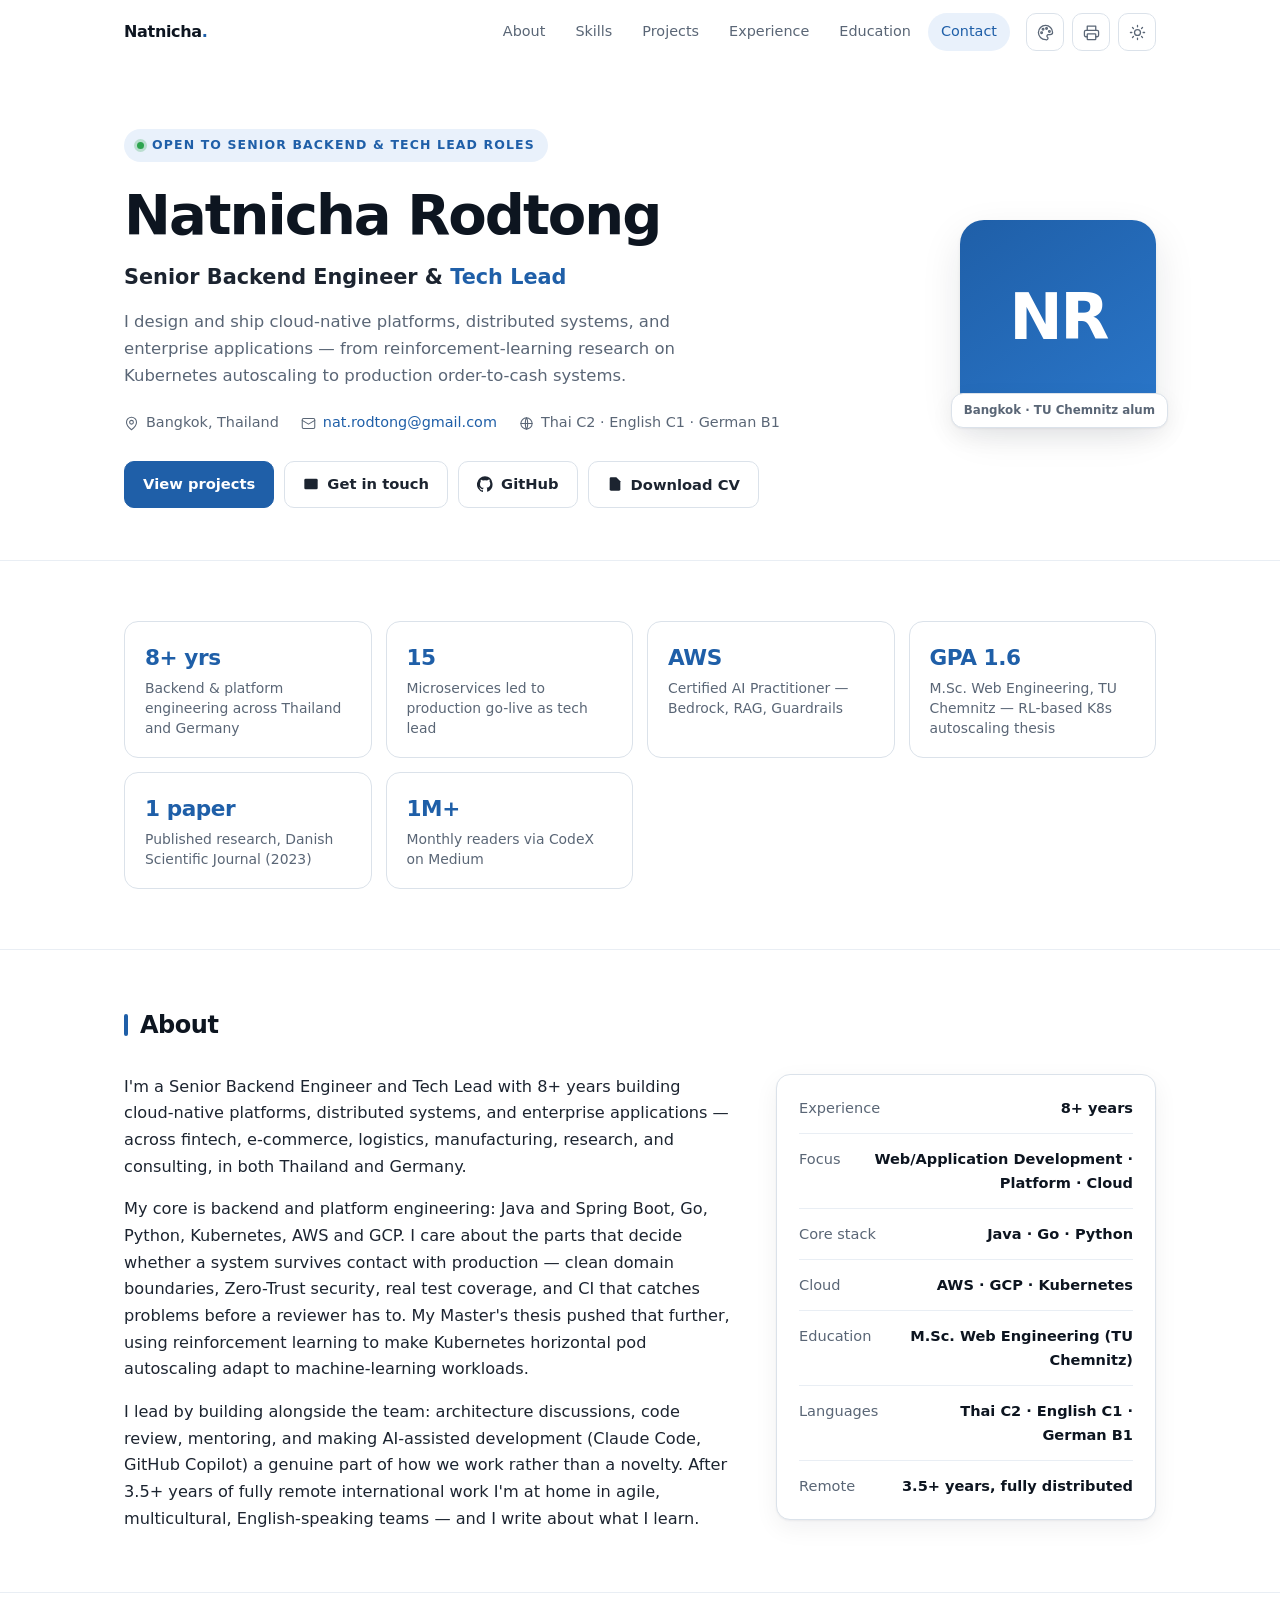
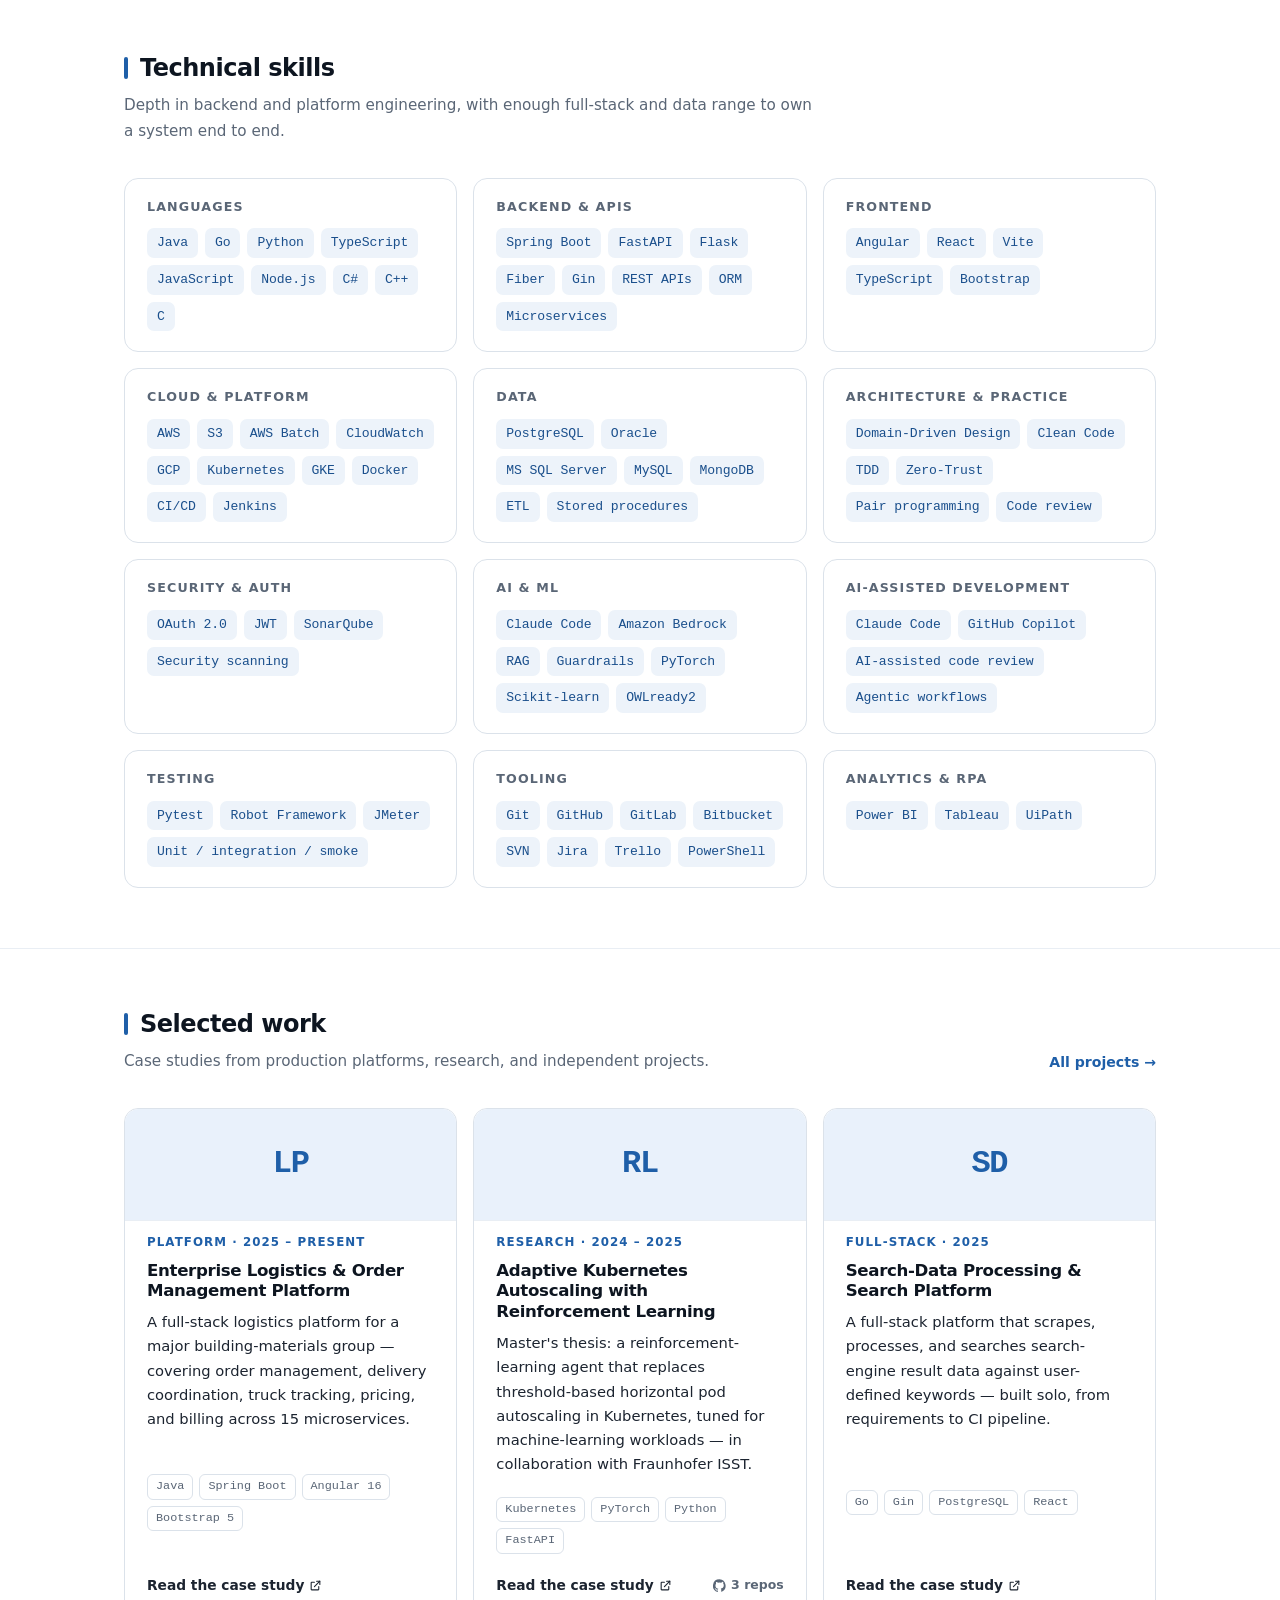
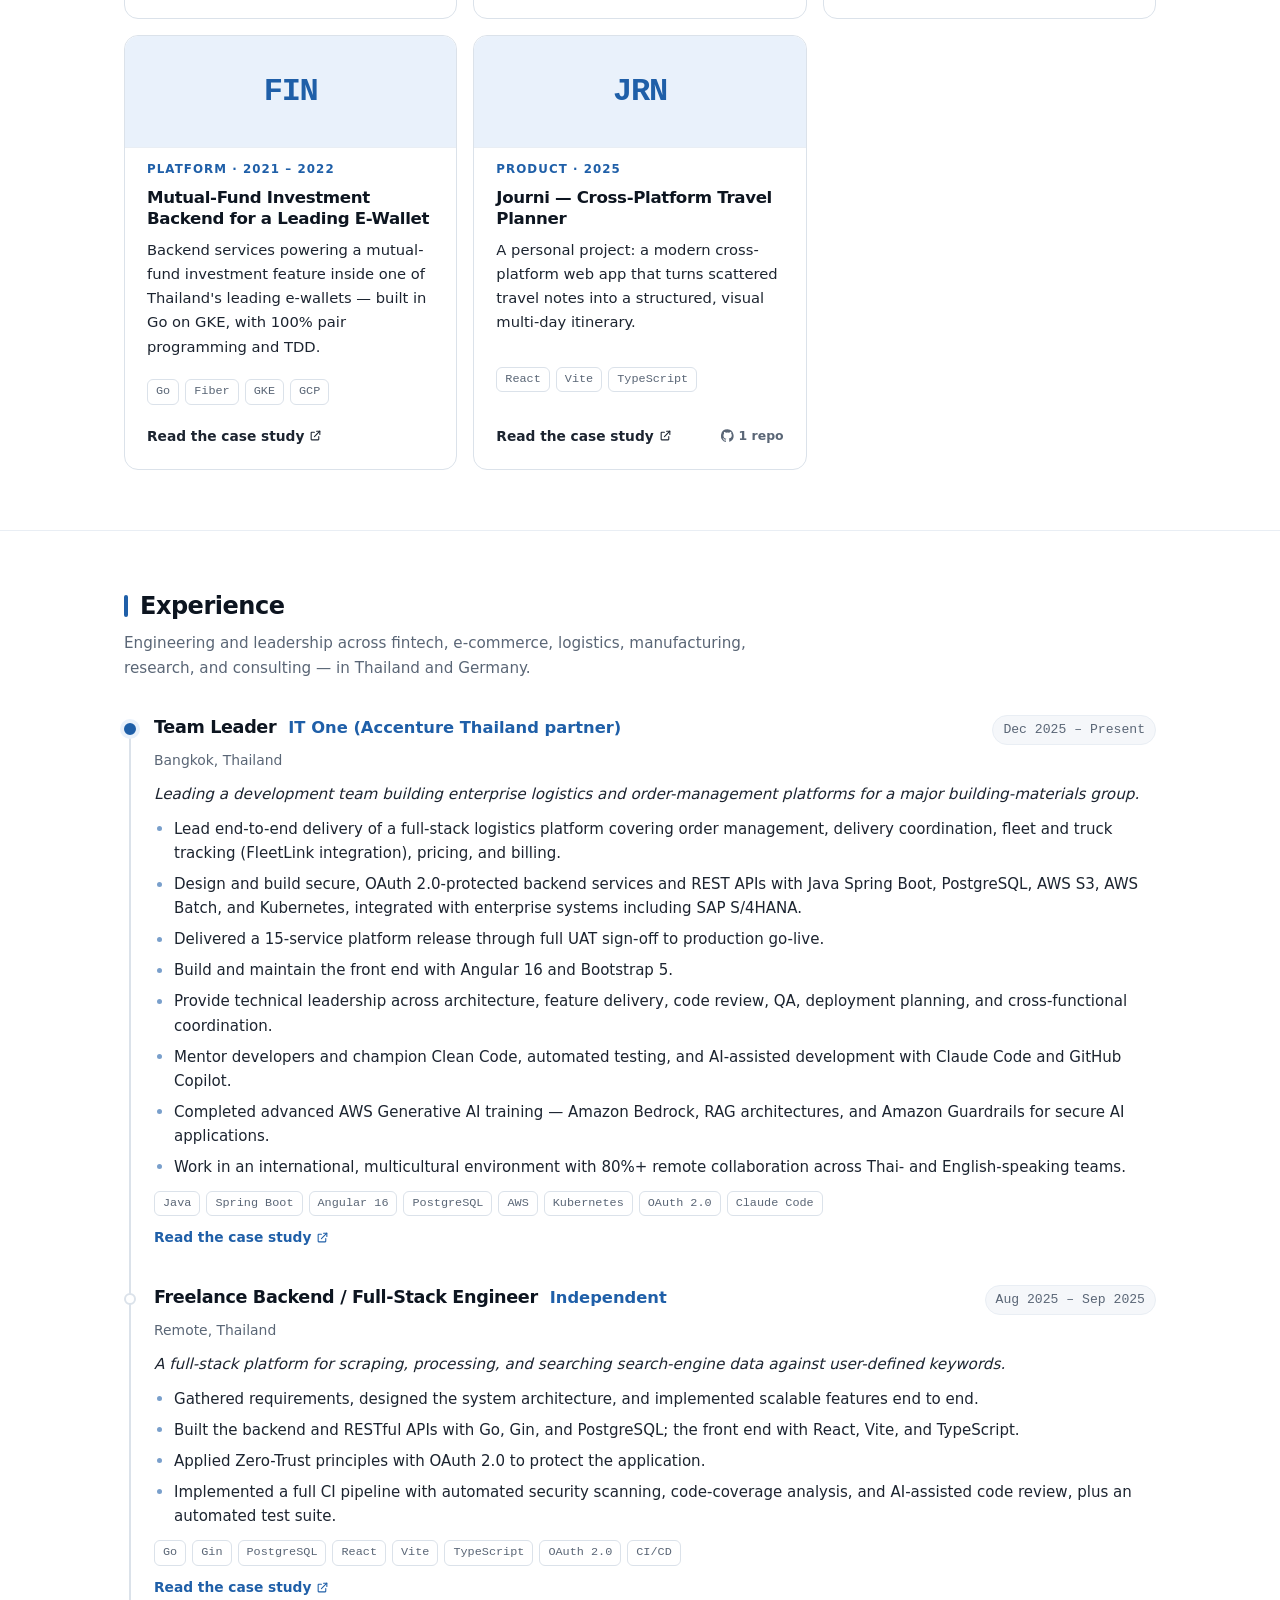
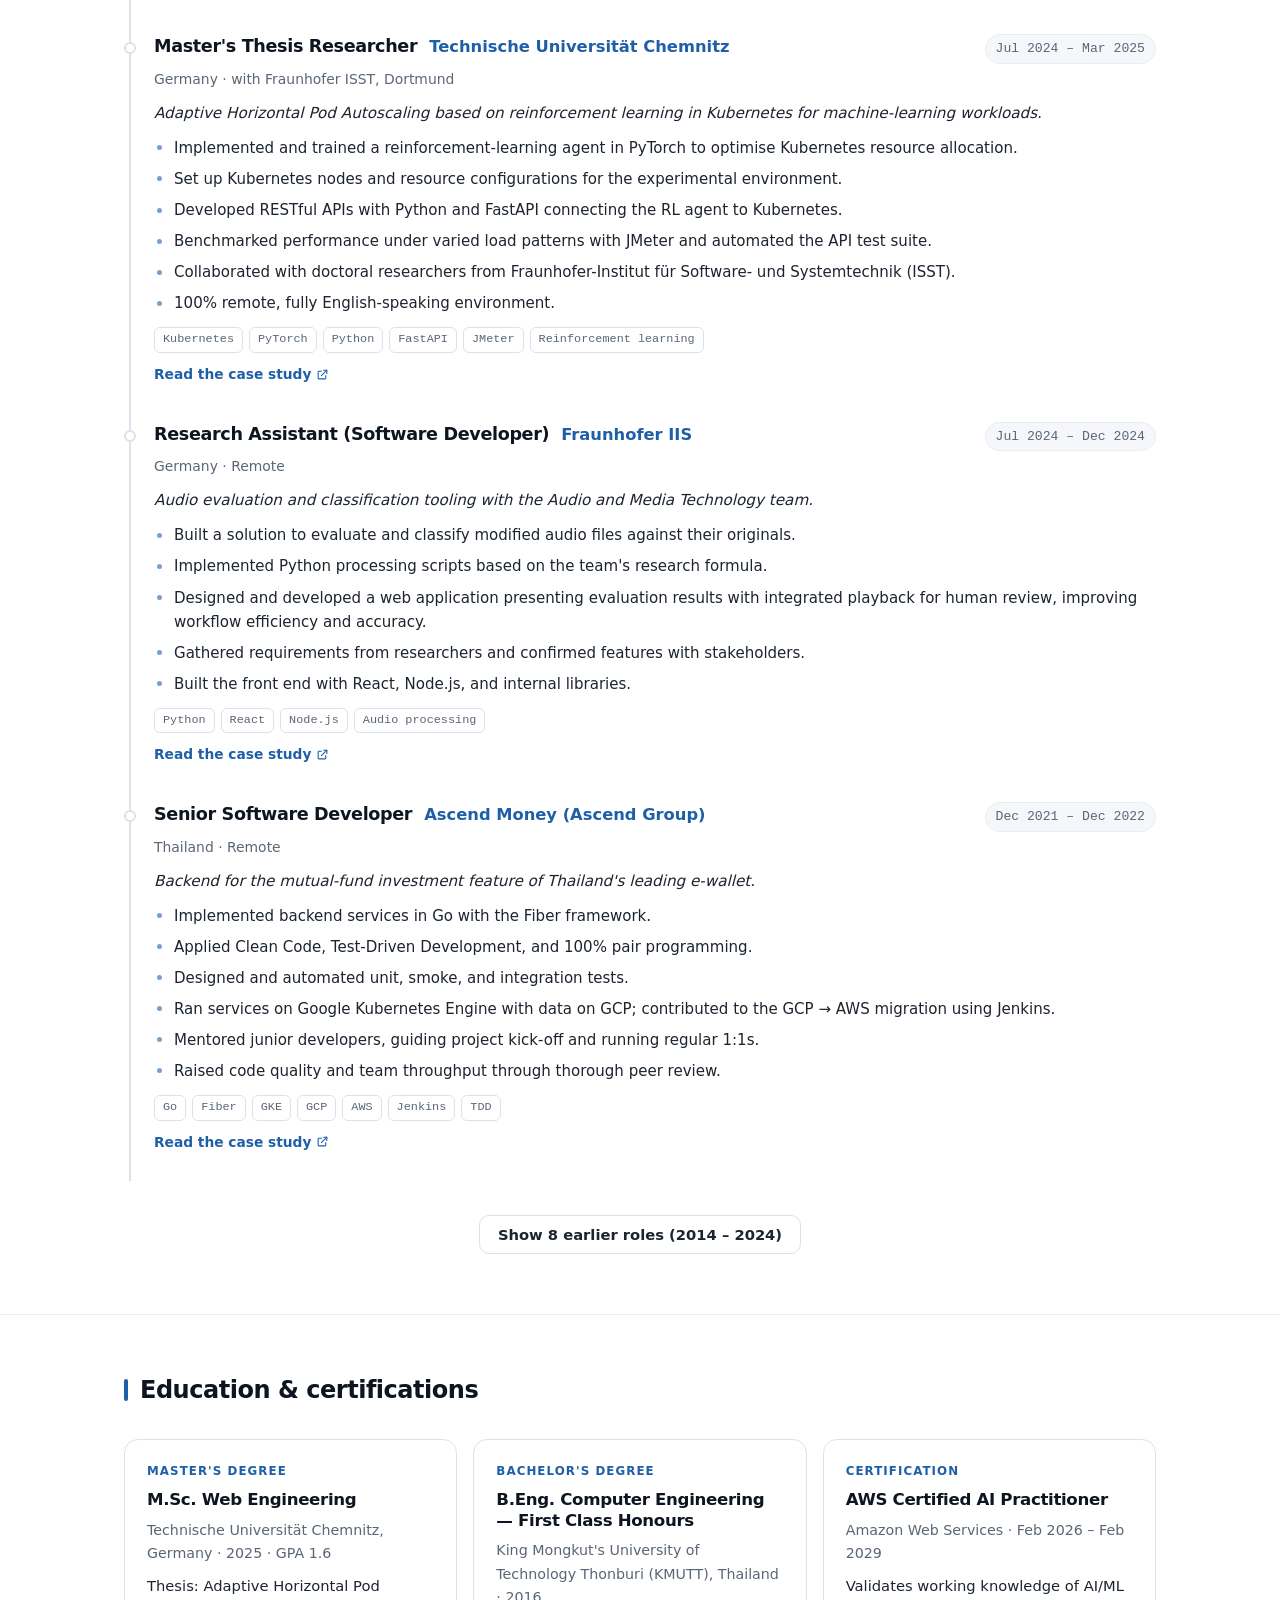
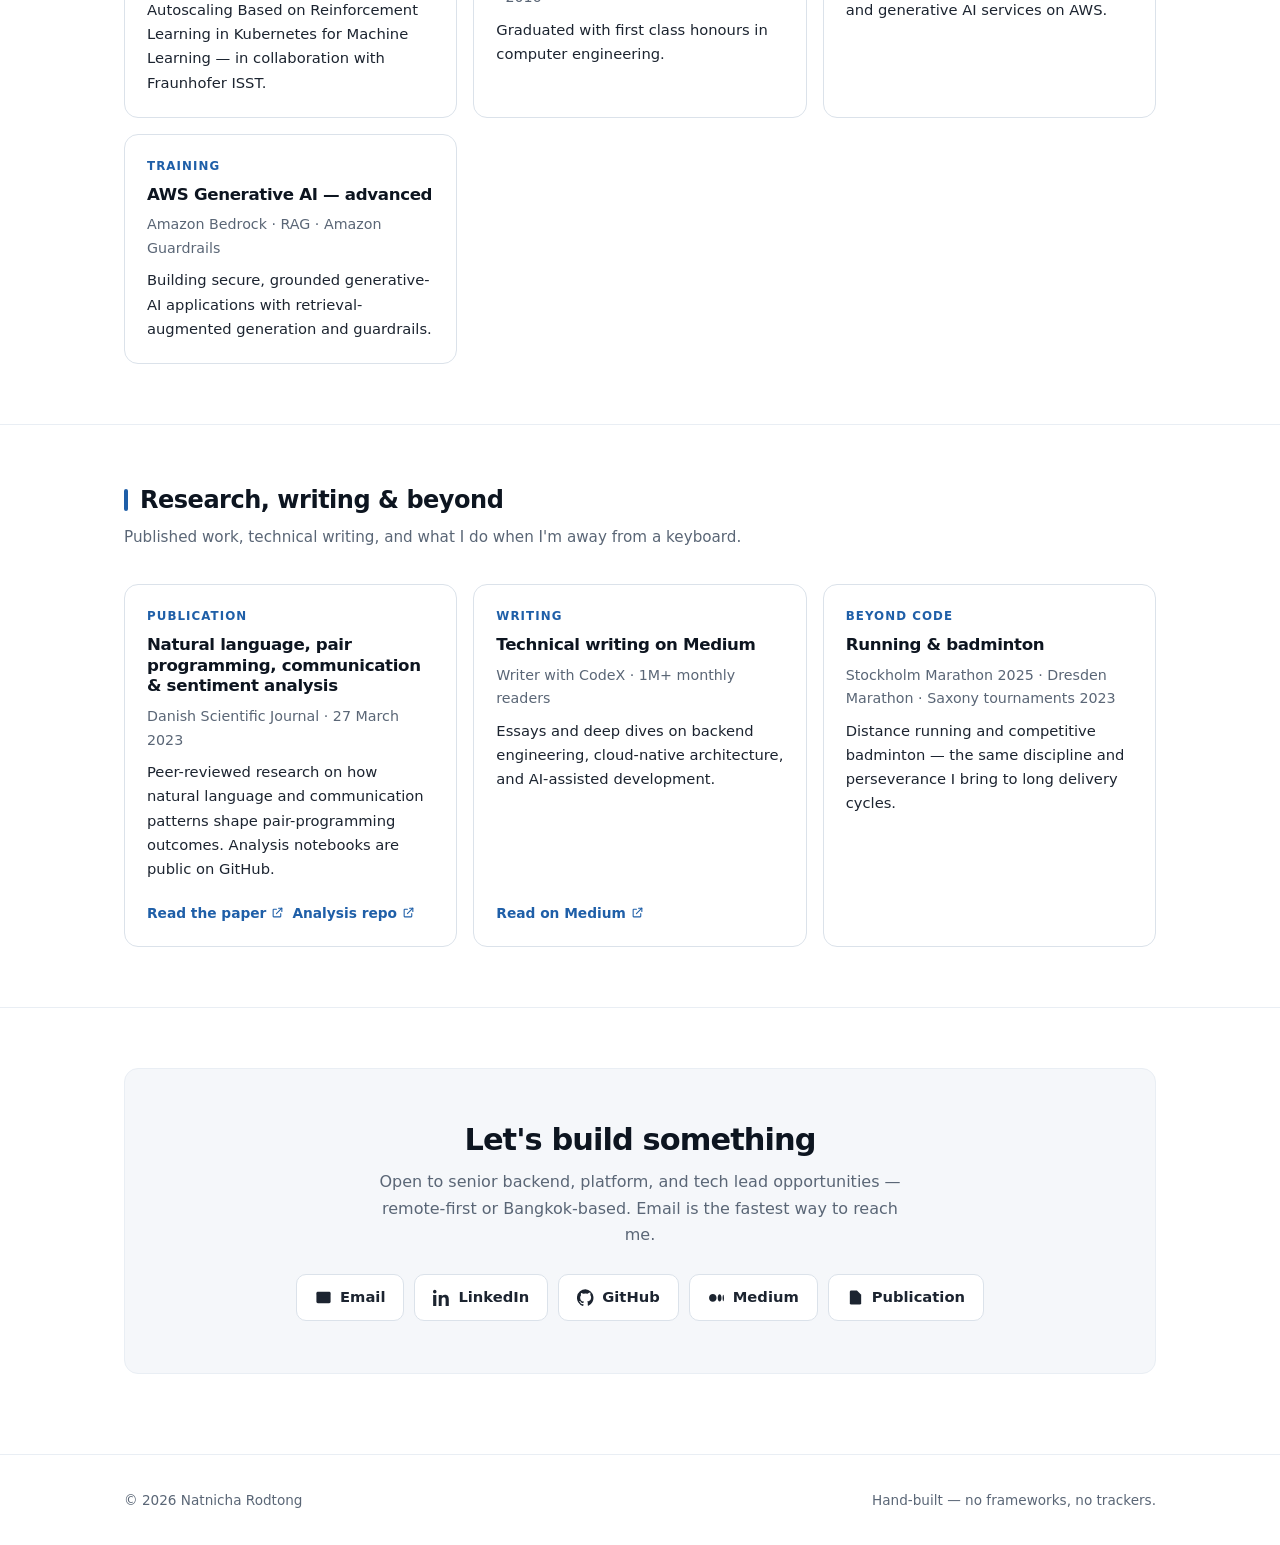
<file: index.html>
<!DOCTYPE html>
<!--
  ===========================================================================
  Natnicha Rodtong — personal profile site (home page)
  ---------------------------------------------------------------------------
  Edit CONTENT in  assets/data.js   (PROFILE + PROJECTS)
  Edit LOOK in     assets/site.css  (5 themes at the top of the file)
  Edit BEHAVIOUR in assets/site.js

  Publish on GitHub Pages:
    1. create a repo named  natnicha.github.io
    2. commit this whole folder (index.html, assets/, projects/)
    3. push to main -> live at https://natnicha.github.io
  ===========================================================================
-->
<html lang="en" data-palette="slate" data-theme="light">
<head>
<meta charset="utf-8" />
<meta name="viewport" content="width=device-width, initial-scale=1" />
<title>Natnicha Rodtong — Senior Backend Engineer &amp; Tech Lead</title>
<meta name="description" content="Senior Backend Engineer and Tech Lead. Java, Go, Python, Kubernetes, AWS. Cloud-native platforms and distributed systems across Thailand and Germany." />
<meta name="author" content="Natnicha Rodtong" />
<meta name="theme-color" content="#1f5fa8" />

<meta property="og:type" content="profile" />
<meta property="og:title" content="Natnicha Rodtong — Senior Backend Engineer &amp; Tech Lead" />
<meta property="og:description" content="Java, Go, Python, Kubernetes, AWS. Cloud-native platforms and distributed systems across Thailand and Germany." />
<meta property="og:image" content="https://github.com/natnicha.png" />
<meta name="twitter:card" content="summary" />

<link rel="icon" href="data:image/svg+xml,<svg xmlns='http://www.w3.org/2000/svg' viewBox='0 0 100 100'><rect width='100' height='100' rx='22' fill='%231f5fa8'/><text x='50' y='69' font-size='50' font-family='Segoe UI,sans-serif' font-weight='600' fill='white' text-anchor='middle'>NR</text></svg>" />
<link rel="stylesheet" href="assets/site.css" />
</head>

<body>
<a class="skip" href="#main">Skip to content</a>

<main id="main">
  <div id="top"></div>

  <!-- HERO -->
  <div class="hero">
    <div class="wrap">
      <div class="hero-grid">
        <div>
          <div class="eyebrow"><span class="dot-live" aria-hidden="true"></span><span id="availability"></span></div>
          <h1 id="pName"></h1>
          <p class="role" id="pRole"></p>
          <p class="tagline" id="pTagline"></p>
          <div class="meta-row" id="pMeta"></div>
          <div class="cta-row" id="pCta"></div>
        </div>
        <div class="avatar-wrap">
          <div id="avatarHost"></div>
          <div class="avatar-badge" id="pBadge"></div>
        </div>
      </div>
    </div>
  </div>

  <!-- HIGHLIGHTS -->
  <section id="highlights" aria-label="Career highlights">
    <div class="wrap"><div class="highlights reveal" id="hlGrid"></div></div>
  </section>

  <!-- ABOUT -->
  <section id="about">
    <div class="wrap">
      <div class="sec-head reveal"><h2>About</h2></div>
      <div class="about-grid reveal">
        <div class="about-body" id="aboutBody"></div>
        <ul class="facts" id="factList"></ul>
      </div>
    </div>
  </section>

  <!-- SKILLS -->
  <section id="skills">
    <div class="wrap">
      <div class="sec-head reveal">
        <h2>Technical skills</h2>
        <p>Depth in backend and platform engineering, with enough full-stack and data range to own a system end to end.</p>
      </div>
      <div class="skills-grid reveal" id="skillGrid"></div>
    </div>
  </section>

  <!-- FEATURED PROJECTS -->
  <section id="projects">
    <div class="wrap">
      <div class="sec-head reveal" style="display:flex;align-items:flex-end;flex-wrap:wrap;gap:12px">
        <div style="flex:1 1 320px">
          <h2>Selected work</h2>
          <p>Case studies from production platforms, research, and independent projects.</p>
        </div>
        <a class="head-link" href="projects/index.html">All projects &rarr;</a>
      </div>
      <div class="card-grid reveal" id="projGrid"></div>
    </div>
  </section>

  <!-- EXPERIENCE -->
  <section id="experience">
    <div class="wrap">
      <div class="sec-head reveal">
        <h2>Experience</h2>
        <p>Engineering and leadership across fintech, e-commerce, logistics, manufacturing, research, and consulting — in Thailand and Germany.</p>
      </div>
      <!-- one continuous timeline; earlier roles are hidden items inside it,
           not a second list, so spacing and the vertical rail stay consistent -->
      <div class="timeline reveal" id="timeline"></div>
      <div class="more-wrap">
        <button class="btn" id="moreBtn" type="button" aria-expanded="false" aria-controls="timeline"></button>
      </div>
    </div>
  </section>

  <!-- EDUCATION -->
  <section id="education">
    <div class="wrap">
      <div class="sec-head reveal"><h2>Education &amp; certifications</h2></div>
      <div class="card-grid reveal" id="eduGrid"></div>
    </div>
  </section>

  <!-- WRITING -->
  <section id="writing">
    <div class="wrap">
      <div class="sec-head reveal">
        <h2>Research, writing &amp; beyond</h2>
        <p>Published work, technical writing, and what I do when I'm away from a keyboard.</p>
      </div>
      <div class="card-grid reveal" id="writingGrid"></div>
    </div>
  </section>

  <!-- CONTACT -->
  <section id="contact">
    <div class="wrap">
      <div class="contact reveal">
        <h2>Let's build something</h2>
        <p id="contactBlurb"></p>
        <div class="social" id="socialRow"></div>
      </div>
    </div>
  </section>
</main>

<footer>
  <div class="foot-inner">
    <span>&copy; <span id="year">2026</span> Natnicha Rodtong</span>
    <span>Hand-built — no frameworks, no trackers.</span>
  </div>
</footer>

<script src="assets/data.js"></script>
<script src="assets/site.js"></script>
<script>
  initChrome({
    base: "",
    nav: [
      { href:"#about",      label:"About",      sec:"about" },
      { href:"#skills",     label:"Skills",     sec:"skills" },
      { href:"#projects",   label:"Projects",   sec:"projects" },
      { href:"#experience", label:"Experience", sec:"experience" },
      { href:"#education",  label:"Education",  sec:"education" },
      { href:"#contact",    label:"Contact",    sec:"contact" }
    ]
  });
  renderHome();
</script>
</body>
</html>
</file>
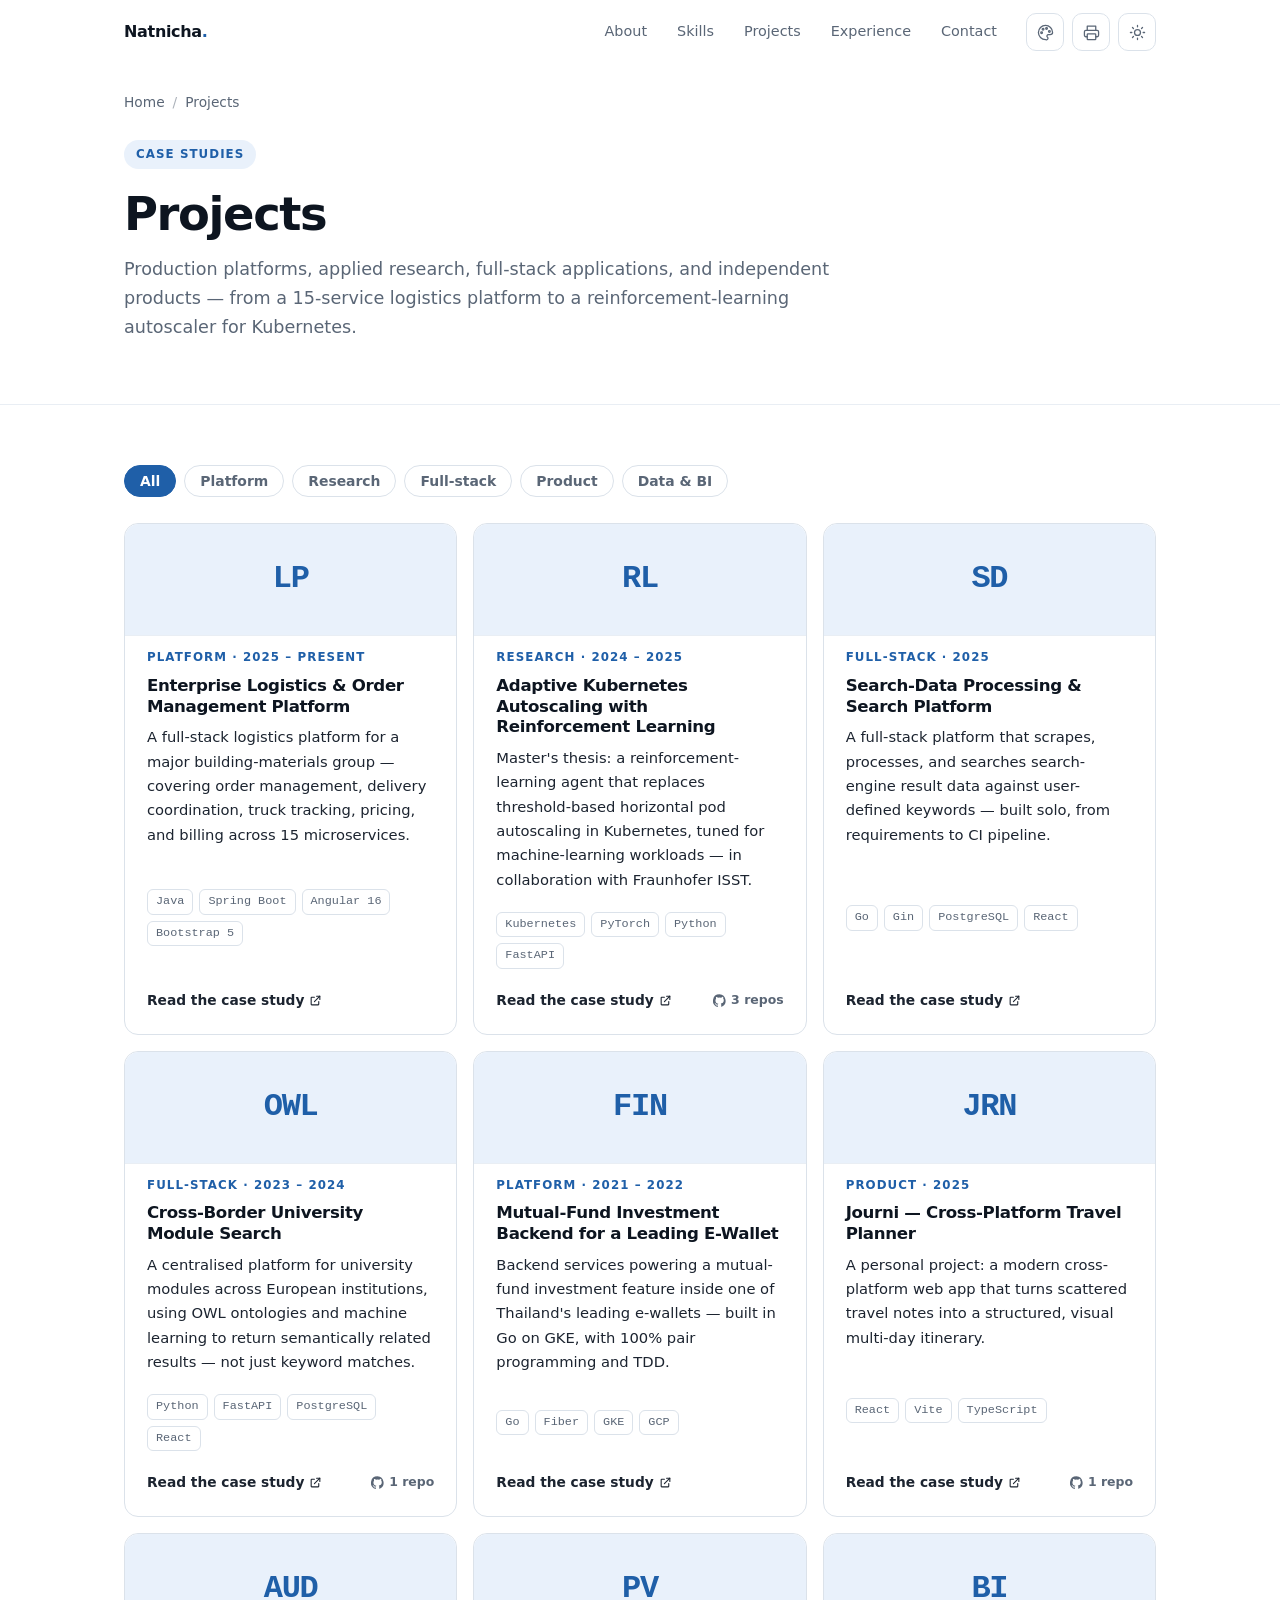
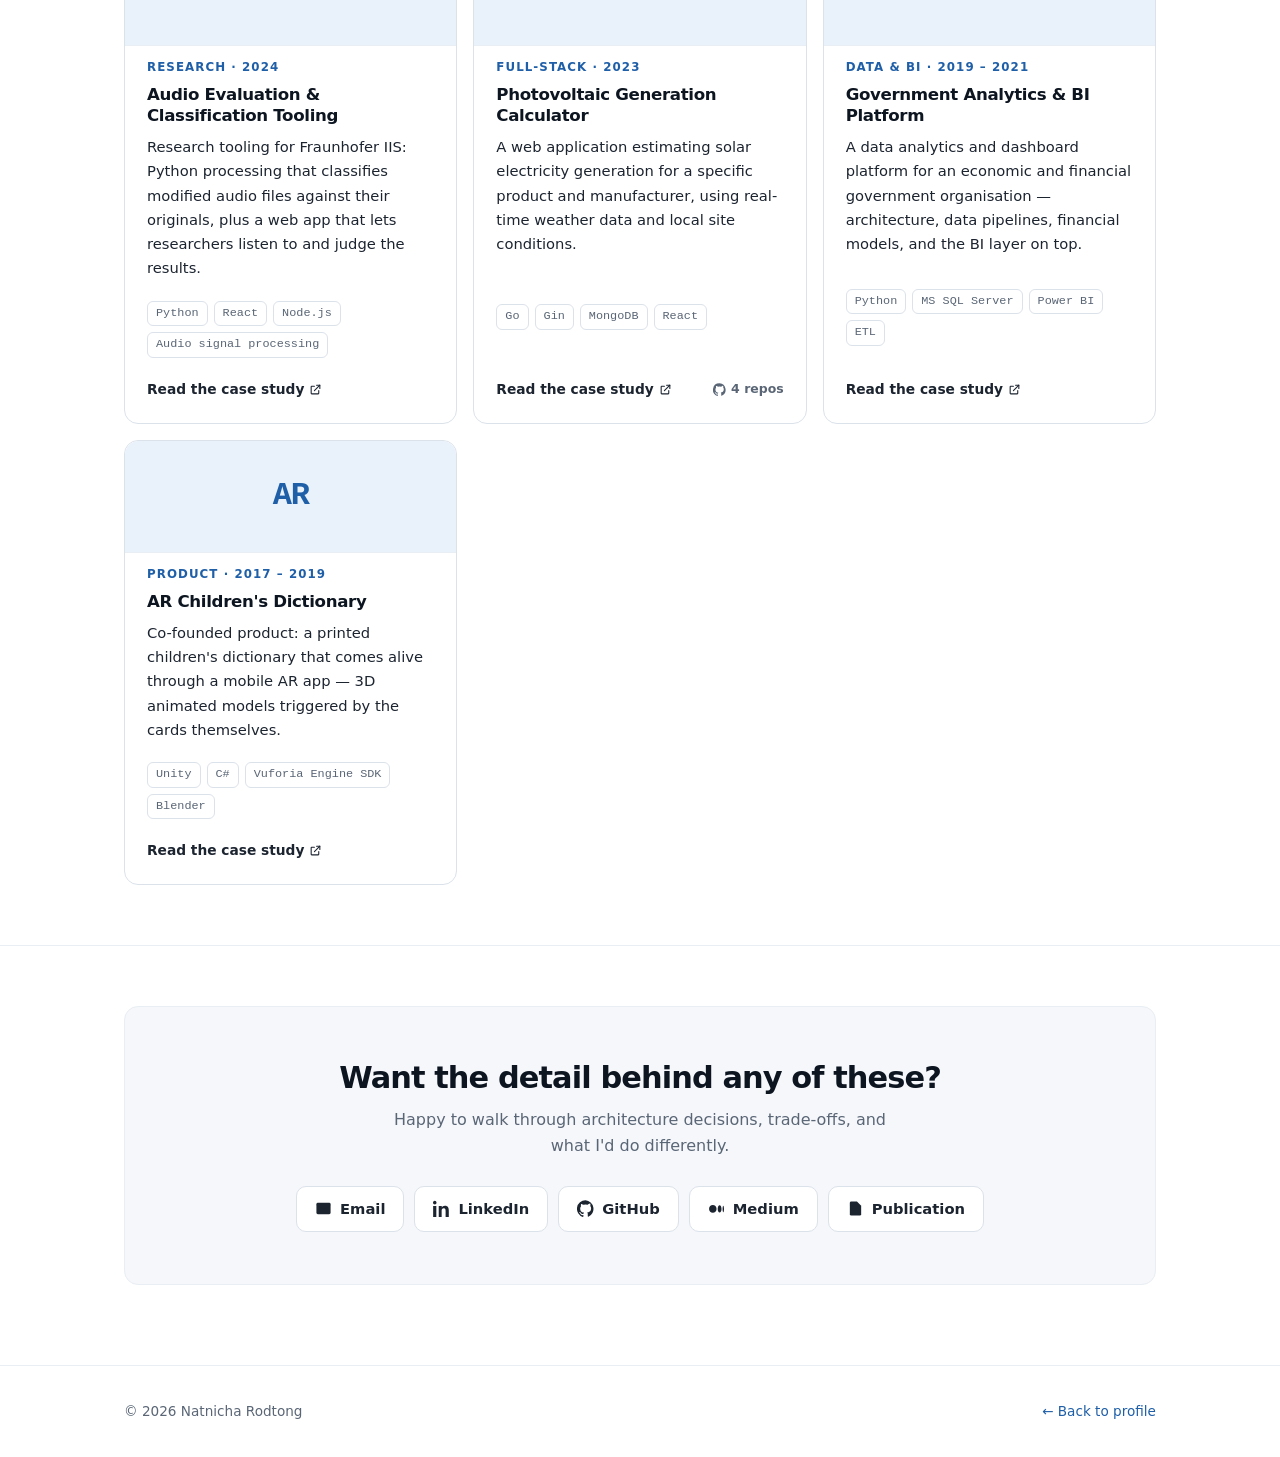
<file: projects/index.html>
<!DOCTYPE html>
<html lang="en" data-palette="slate" data-theme="light">
<head>
<meta charset="utf-8" />
<meta name="viewport" content="width=device-width, initial-scale=1" />
<title>Projects — Natnicha Rodtong</title>
<meta name="description" content="Case studies: production platforms, Kubernetes autoscaling research, full-stack applications, analytics platforms, and independent products." />
<meta name="theme-color" content="#1f5fa8" />
<link rel="icon" href="data:image/svg+xml,<svg xmlns='http://www.w3.org/2000/svg' viewBox='0 0 100 100'><rect width='100' height='100' rx='22' fill='%231f5fa8'/><text x='50' y='69' font-size='50' font-family='Segoe UI,sans-serif' font-weight='600' fill='white' text-anchor='middle'>NR</text></svg>" />
<link rel="stylesheet" href="../assets/site.css" />
</head>

<body>
<a class="skip" href="#main">Skip to content</a>

<main id="main">
  <div class="wrap">
    <nav class="crumbs" aria-label="Breadcrumb">
      <a href="../index.html">Home</a><span class="sep">/</span><span>Projects</span>
    </nav>
  </div>

  <div class="proj-hero">
    <div class="wrap">
      <span class="kicker">Case studies</span>
      <h1>Projects</h1>
      <p class="lede">Production platforms, applied research, full-stack applications, and independent products — from a 15-service logistics platform to a reinforcement-learning autoscaler for Kubernetes.</p>
    </div>
  </div>

  <section>
    <div class="wrap">
      <div class="filter-row" id="filters" role="group" aria-label="Filter projects by category"></div>
      <div class="card-grid" id="allProjects"></div>
    </div>
  </section>

  <section id="contact">
    <div class="wrap">
      <div class="contact">
        <h2>Want the detail behind any of these?</h2>
        <p>Happy to walk through architecture decisions, trade-offs, and what I'd do differently.</p>
        <div class="social" id="socialRow"></div>
      </div>
    </div>
  </section>
</main>

<footer>
  <div class="foot-inner">
    <span>&copy; <span id="year">2026</span> Natnicha Rodtong</span>
    <span><a href="../index.html">&larr; Back to profile</a></span>
  </div>
</footer>

<script src="../assets/data.js"></script>
<script src="../assets/site.js"></script>
<script>
  initChrome({
    base: "../",
    nav: [
      { href:"../index.html#about",      label:"About" },
      { href:"../index.html#skills",     label:"Skills" },
      { href:"index.html",               label:"Projects" },
      { href:"../index.html#experience", label:"Experience" },
      { href:"../index.html#contact",    label:"Contact" }
    ]
  });
  renderProjectIndex();
</script>
</body>
</html>
</file>
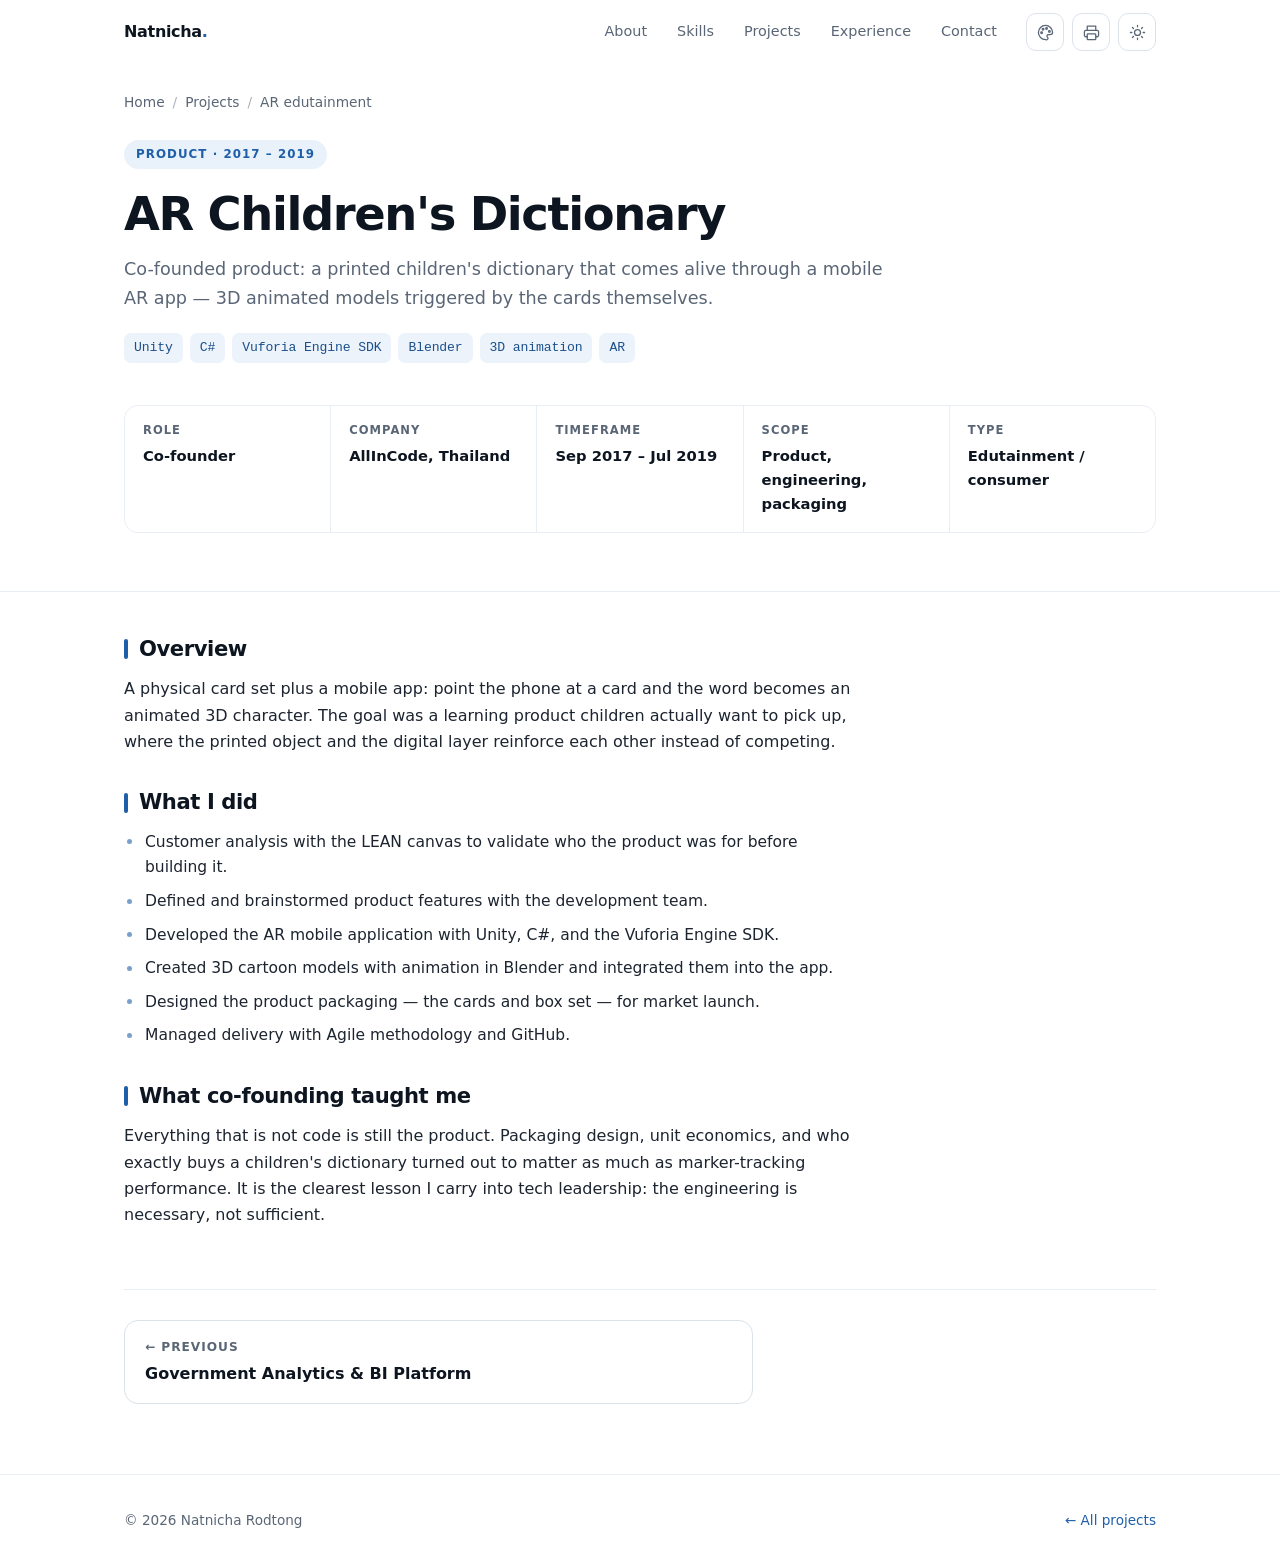
<file: projects/ar-dictionary.html>
<!DOCTYPE html>
<!--
  ===========================================================================
  PROJECT DETAIL PAGE TEMPLATE
  ---------------------------------------------------------------------------
  To add a new project:
    1. add an entry to PROJECTS in ../assets/data.js with a unique `slug`
    2. copy this file to  <slug>.html
    3. replace ar-dictionary in the renderProject() call at the bottom
  Everything on the page is rendered from the PROJECTS entry.
  ===========================================================================
-->
<html lang="en" data-palette="slate" data-theme="light">
<head>
<meta charset="utf-8" />
<meta name="viewport" content="width=device-width, initial-scale=1" />
<title>Project — Natnicha Rodtong</title>
<meta name="description" content="Project case study by Natnicha Rodtong." />
<meta name="theme-color" content="#1f5fa8" />
<link rel="icon" href="data:image/svg+xml,<svg xmlns='http://www.w3.org/2000/svg' viewBox='0 0 100 100'><rect width='100' height='100' rx='22' fill='%231f5fa8'/><text x='50' y='69' font-size='50' font-family='Segoe UI,sans-serif' font-weight='600' fill='white' text-anchor='middle'>NR</text></svg>" />
<link rel="stylesheet" href="../assets/site.css" />
</head>

<body>
<a class="skip" href="#main">Skip to content</a>

<main id="main">
  <div class="wrap">
    <nav class="crumbs" aria-label="Breadcrumb">
      <a href="../index.html">Home</a><span class="sep">/</span>
      <a href="index.html">Projects</a><span class="sep">/</span>
      <span id="crumbTitle"></span>
    </nav>
  </div>

  <div class="proj-hero">
    <div class="wrap">
      <span class="kicker" id="pKicker"></span>
      <h1 id="pTitle"></h1>
      <p class="lede" id="pLede"></p>
      <div class="chips" id="pStack"></div>
      <div class="cta-row" id="pLinks" style="margin-top:18px"></div>
      <dl class="spec" id="pSpec"></dl>
    </div>
  </div>

  <div class="wrap">
    <article class="prose" id="pBody"></article>
    <nav class="pager" id="pPager" aria-label="Project navigation"></nav>
  </div>
</main>

<footer>
  <div class="foot-inner">
    <span>&copy; <span id="year">2026</span> Natnicha Rodtong</span>
    <span><a href="index.html">&larr; All projects</a></span>
  </div>
</footer>

<script src="../assets/data.js"></script>
<script src="../assets/site.js"></script>
<script>
  initChrome({
    base: "../",
    nav: [
      { href:"../index.html#about",      label:"About" },
      { href:"../index.html#skills",     label:"Skills" },
      { href:"index.html",               label:"Projects" },
      { href:"../index.html#experience", label:"Experience" },
      { href:"../index.html#contact",    label:"Contact" }
    ]
  });
  renderProject("ar-dictionary");
</script>
</body>
</html>
</file>
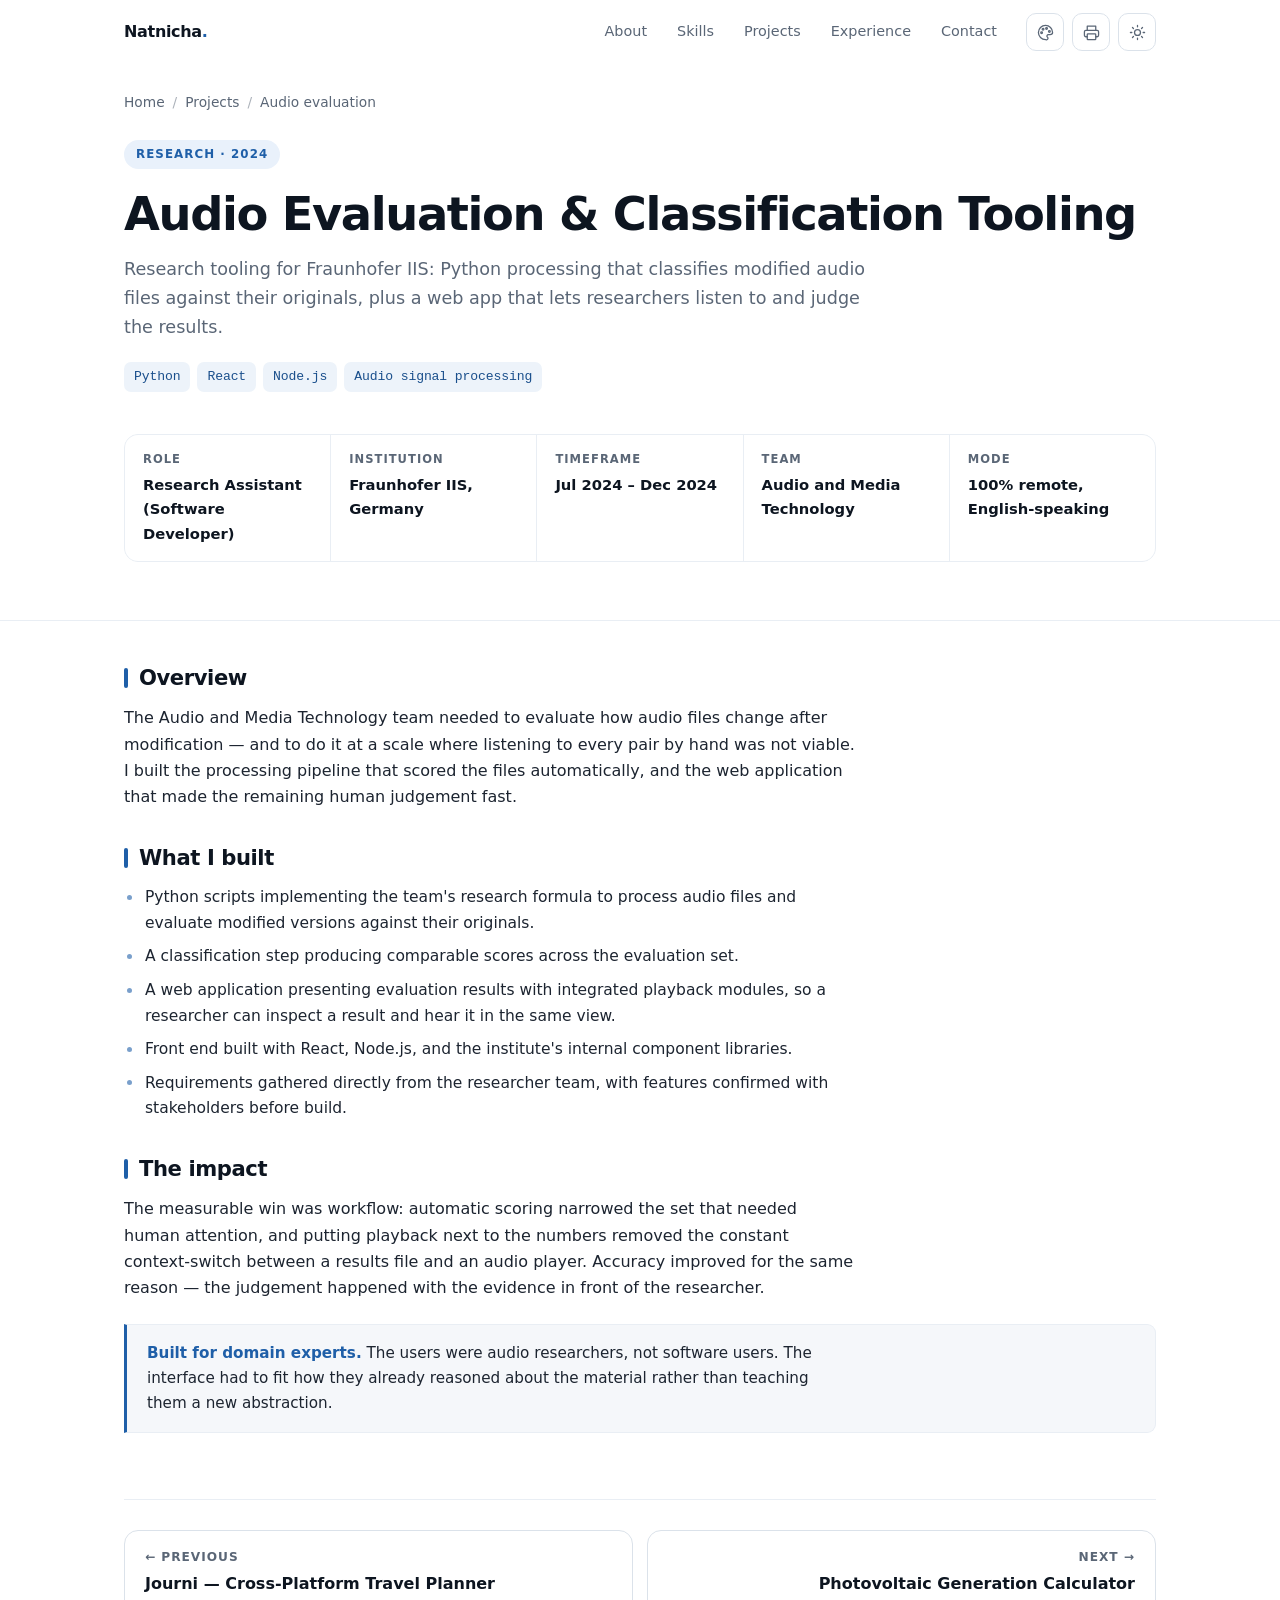
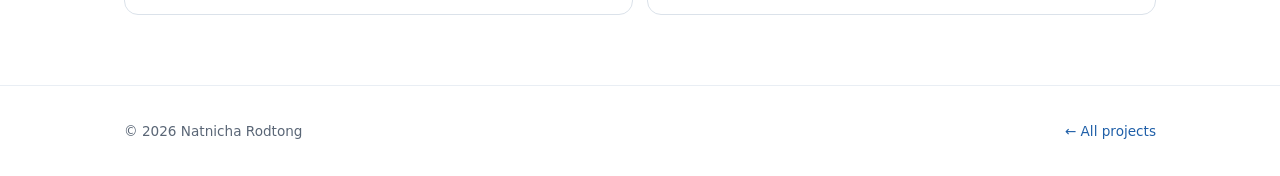
<file: projects/audio-evaluation.html>
<!DOCTYPE html>
<!--
  ===========================================================================
  PROJECT DETAIL PAGE TEMPLATE
  ---------------------------------------------------------------------------
  To add a new project:
    1. add an entry to PROJECTS in ../assets/data.js with a unique `slug`
    2. copy this file to  <slug>.html
    3. replace audio-evaluation in the renderProject() call at the bottom
  Everything on the page is rendered from the PROJECTS entry.
  ===========================================================================
-->
<html lang="en" data-palette="slate" data-theme="light">
<head>
<meta charset="utf-8" />
<meta name="viewport" content="width=device-width, initial-scale=1" />
<title>Project — Natnicha Rodtong</title>
<meta name="description" content="Project case study by Natnicha Rodtong." />
<meta name="theme-color" content="#1f5fa8" />
<link rel="icon" href="data:image/svg+xml,<svg xmlns='http://www.w3.org/2000/svg' viewBox='0 0 100 100'><rect width='100' height='100' rx='22' fill='%231f5fa8'/><text x='50' y='69' font-size='50' font-family='Segoe UI,sans-serif' font-weight='600' fill='white' text-anchor='middle'>NR</text></svg>" />
<link rel="stylesheet" href="../assets/site.css" />
</head>

<body>
<a class="skip" href="#main">Skip to content</a>

<main id="main">
  <div class="wrap">
    <nav class="crumbs" aria-label="Breadcrumb">
      <a href="../index.html">Home</a><span class="sep">/</span>
      <a href="index.html">Projects</a><span class="sep">/</span>
      <span id="crumbTitle"></span>
    </nav>
  </div>

  <div class="proj-hero">
    <div class="wrap">
      <span class="kicker" id="pKicker"></span>
      <h1 id="pTitle"></h1>
      <p class="lede" id="pLede"></p>
      <div class="chips" id="pStack"></div>
      <div class="cta-row" id="pLinks" style="margin-top:18px"></div>
      <dl class="spec" id="pSpec"></dl>
    </div>
  </div>

  <div class="wrap">
    <article class="prose" id="pBody"></article>
    <nav class="pager" id="pPager" aria-label="Project navigation"></nav>
  </div>
</main>

<footer>
  <div class="foot-inner">
    <span>&copy; <span id="year">2026</span> Natnicha Rodtong</span>
    <span><a href="index.html">&larr; All projects</a></span>
  </div>
</footer>

<script src="../assets/data.js"></script>
<script src="../assets/site.js"></script>
<script>
  initChrome({
    base: "../",
    nav: [
      { href:"../index.html#about",      label:"About" },
      { href:"../index.html#skills",     label:"Skills" },
      { href:"index.html",               label:"Projects" },
      { href:"../index.html#experience", label:"Experience" },
      { href:"../index.html#contact",    label:"Contact" }
    ]
  });
  renderProject("audio-evaluation");
</script>
</body>
</html>
</file>
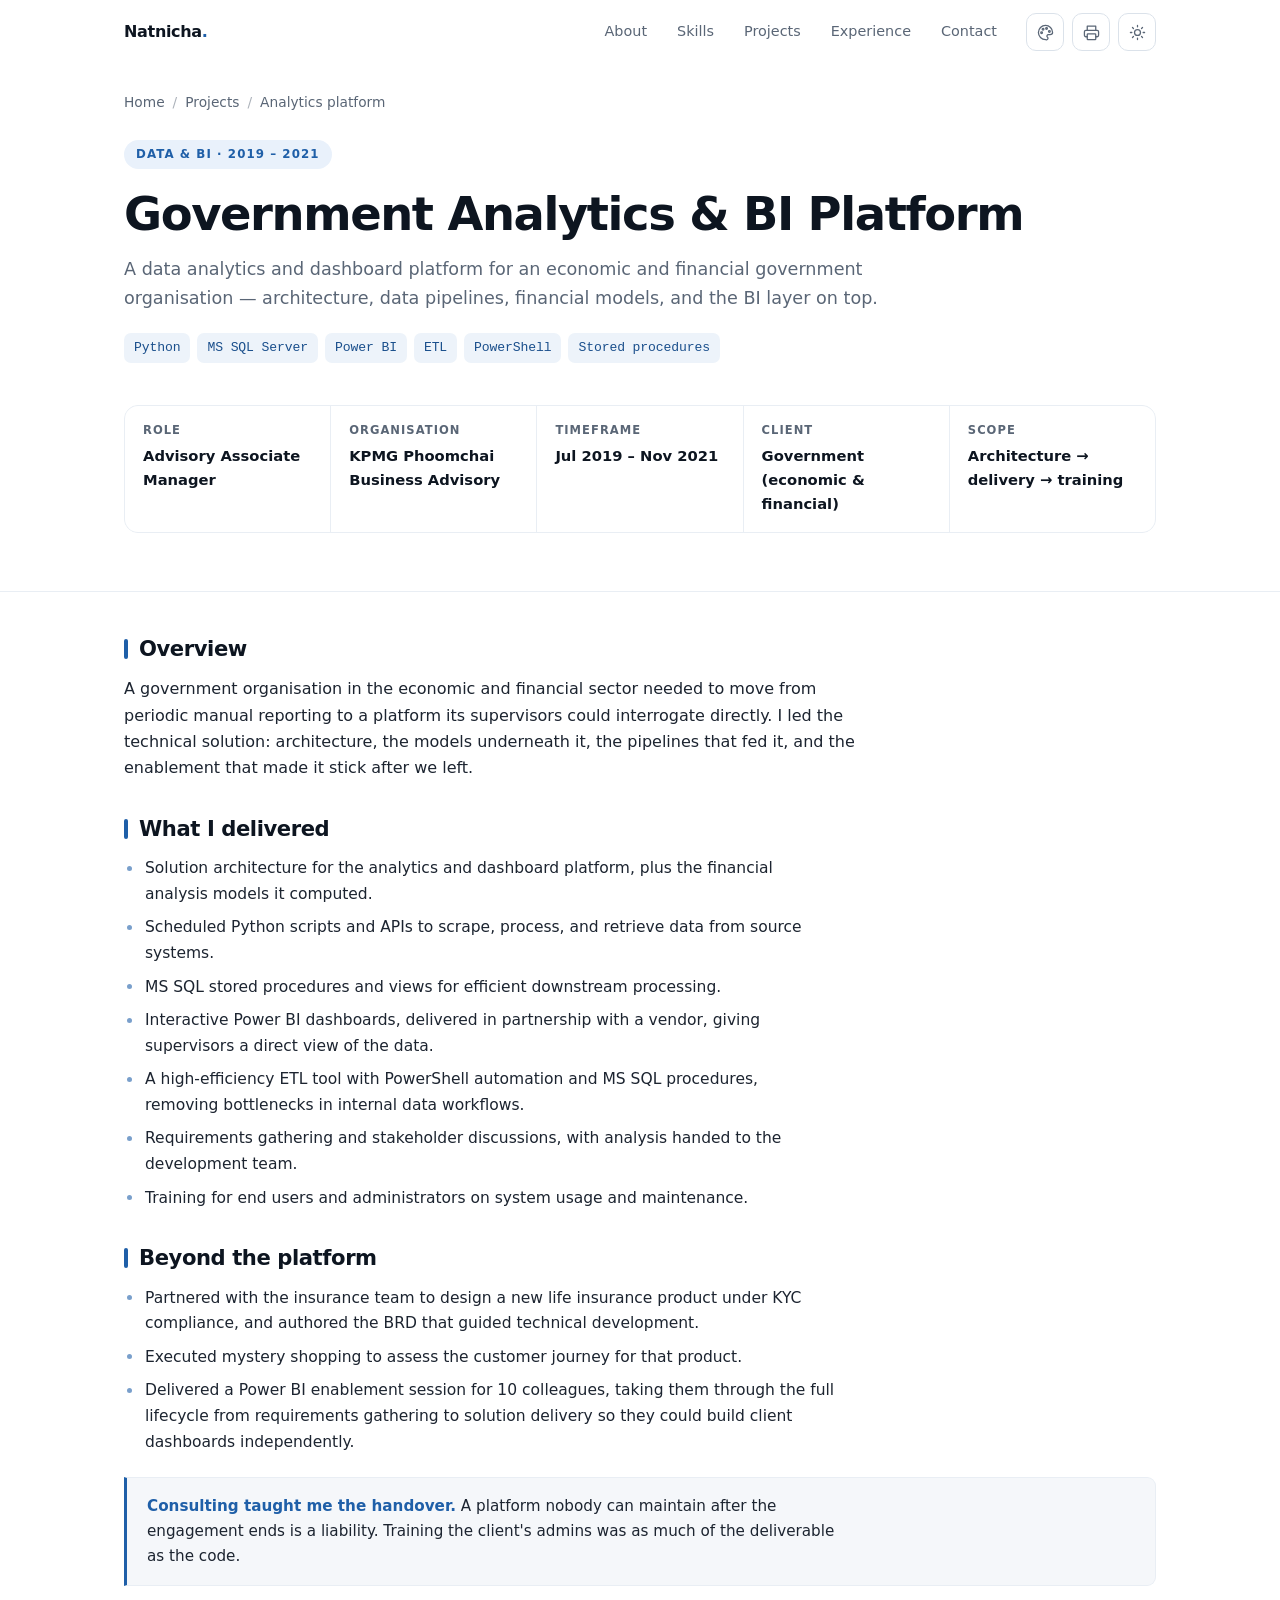
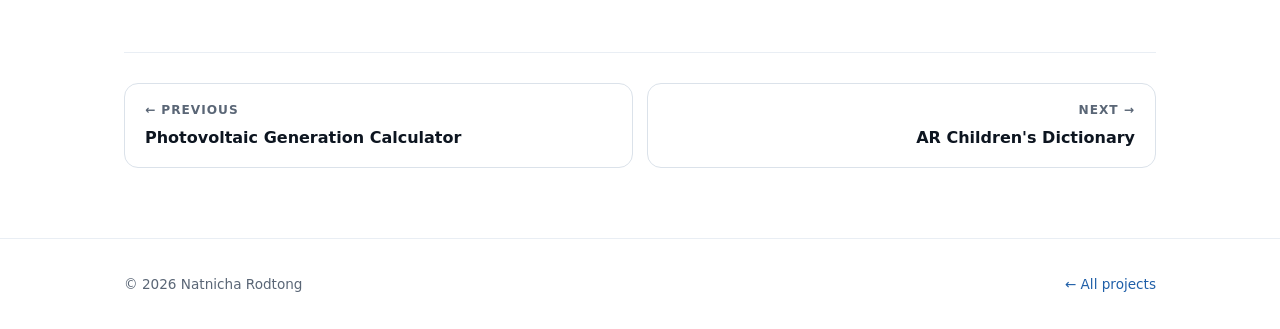
<file: projects/gov-analytics-platform.html>
<!DOCTYPE html>
<!--
  ===========================================================================
  PROJECT DETAIL PAGE TEMPLATE
  ---------------------------------------------------------------------------
  To add a new project:
    1. add an entry to PROJECTS in ../assets/data.js with a unique `slug`
    2. copy this file to  <slug>.html
    3. replace gov-analytics-platform in the renderProject() call at the bottom
  Everything on the page is rendered from the PROJECTS entry.
  ===========================================================================
-->
<html lang="en" data-palette="slate" data-theme="light">
<head>
<meta charset="utf-8" />
<meta name="viewport" content="width=device-width, initial-scale=1" />
<title>Project — Natnicha Rodtong</title>
<meta name="description" content="Project case study by Natnicha Rodtong." />
<meta name="theme-color" content="#1f5fa8" />
<link rel="icon" href="data:image/svg+xml,<svg xmlns='http://www.w3.org/2000/svg' viewBox='0 0 100 100'><rect width='100' height='100' rx='22' fill='%231f5fa8'/><text x='50' y='69' font-size='50' font-family='Segoe UI,sans-serif' font-weight='600' fill='white' text-anchor='middle'>NR</text></svg>" />
<link rel="stylesheet" href="../assets/site.css" />
</head>

<body>
<a class="skip" href="#main">Skip to content</a>

<main id="main">
  <div class="wrap">
    <nav class="crumbs" aria-label="Breadcrumb">
      <a href="../index.html">Home</a><span class="sep">/</span>
      <a href="index.html">Projects</a><span class="sep">/</span>
      <span id="crumbTitle"></span>
    </nav>
  </div>

  <div class="proj-hero">
    <div class="wrap">
      <span class="kicker" id="pKicker"></span>
      <h1 id="pTitle"></h1>
      <p class="lede" id="pLede"></p>
      <div class="chips" id="pStack"></div>
      <div class="cta-row" id="pLinks" style="margin-top:18px"></div>
      <dl class="spec" id="pSpec"></dl>
    </div>
  </div>

  <div class="wrap">
    <article class="prose" id="pBody"></article>
    <nav class="pager" id="pPager" aria-label="Project navigation"></nav>
  </div>
</main>

<footer>
  <div class="foot-inner">
    <span>&copy; <span id="year">2026</span> Natnicha Rodtong</span>
    <span><a href="index.html">&larr; All projects</a></span>
  </div>
</footer>

<script src="../assets/data.js"></script>
<script src="../assets/site.js"></script>
<script>
  initChrome({
    base: "../",
    nav: [
      { href:"../index.html#about",      label:"About" },
      { href:"../index.html#skills",     label:"Skills" },
      { href:"index.html",               label:"Projects" },
      { href:"../index.html#experience", label:"Experience" },
      { href:"../index.html#contact",    label:"Contact" }
    ]
  });
  renderProject("gov-analytics-platform");
</script>
</body>
</html>
</file>
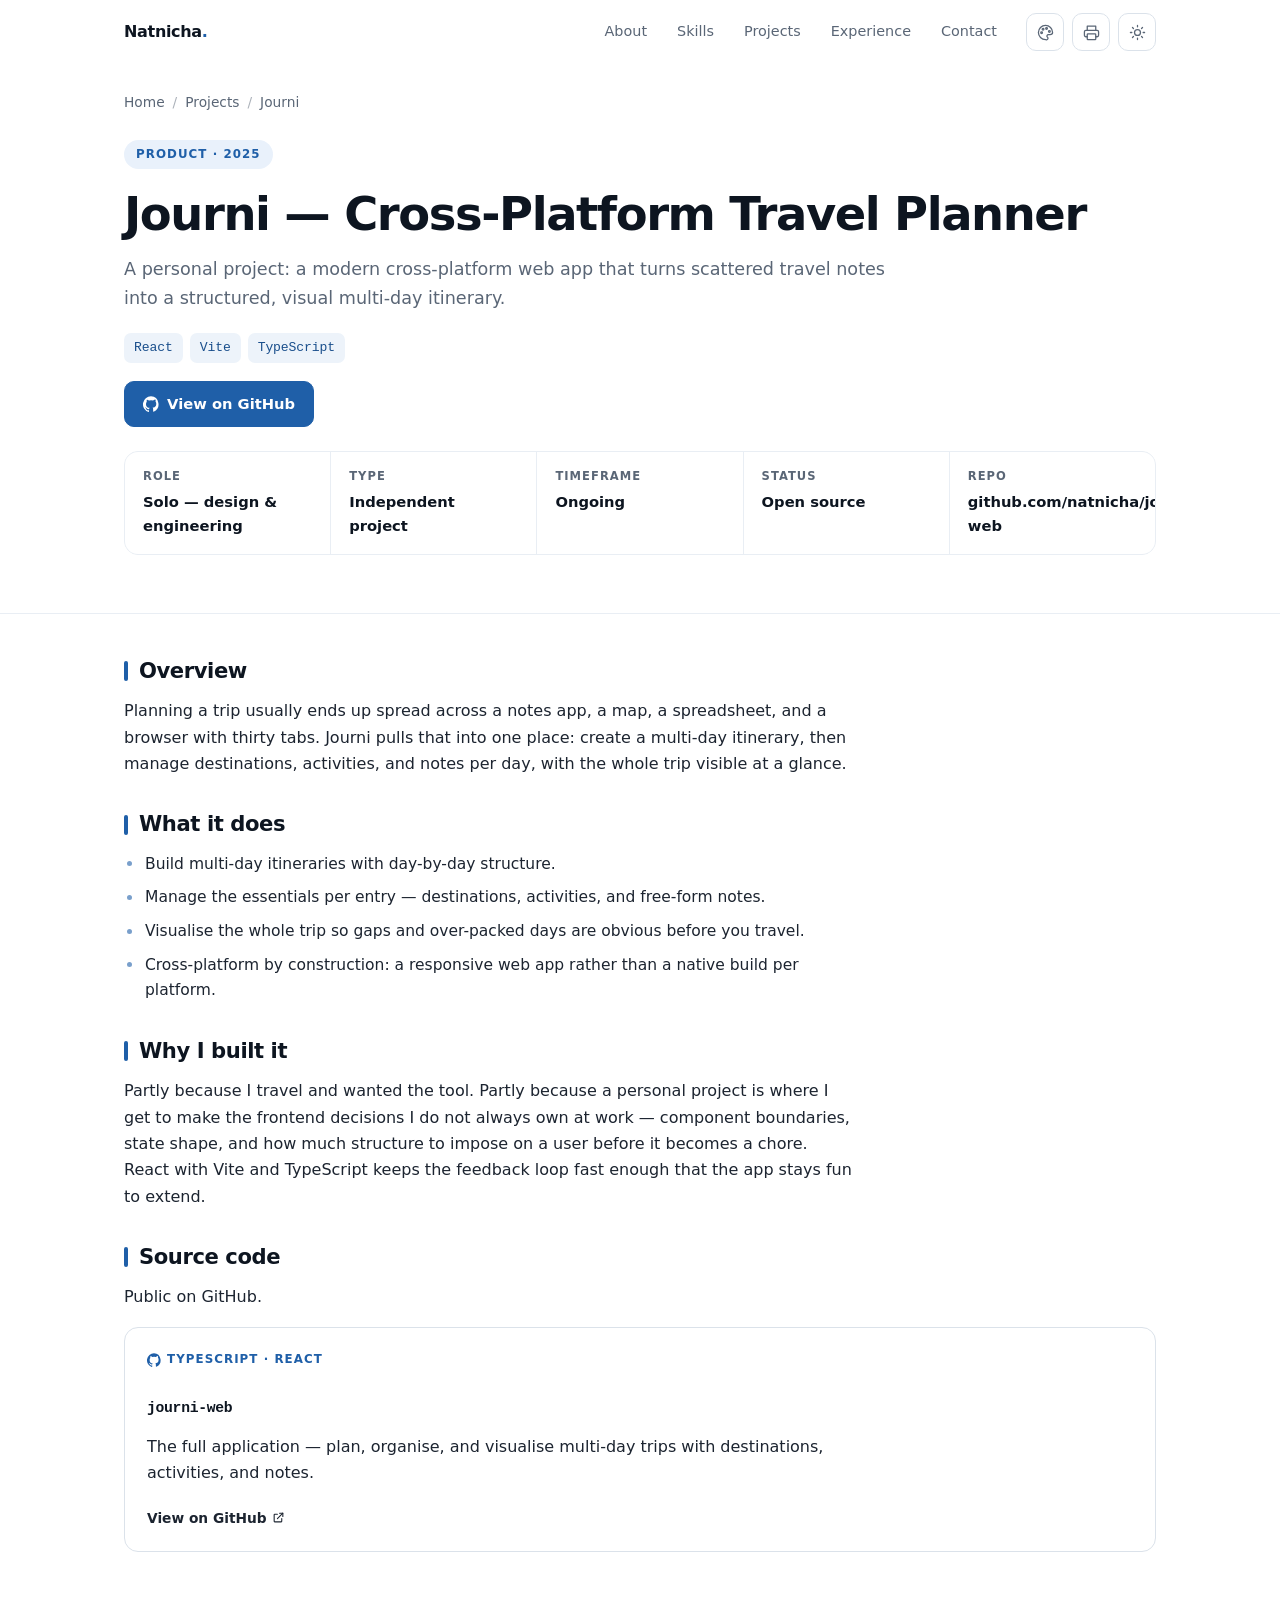
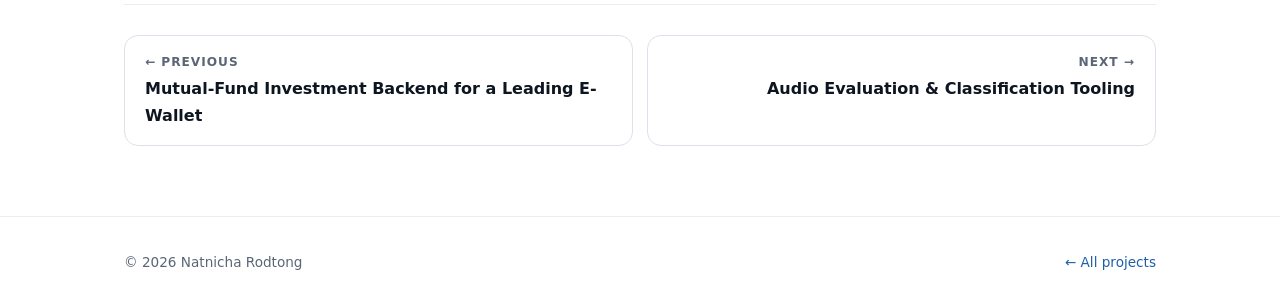
<file: projects/journi.html>
<!DOCTYPE html>
<!--
  ===========================================================================
  PROJECT DETAIL PAGE TEMPLATE
  ---------------------------------------------------------------------------
  To add a new project:
    1. add an entry to PROJECTS in ../assets/data.js with a unique `slug`
    2. copy this file to  <slug>.html
    3. replace journi in the renderProject() call at the bottom
  Everything on the page is rendered from the PROJECTS entry.
  ===========================================================================
-->
<html lang="en" data-palette="slate" data-theme="light">
<head>
<meta charset="utf-8" />
<meta name="viewport" content="width=device-width, initial-scale=1" />
<title>Project — Natnicha Rodtong</title>
<meta name="description" content="Project case study by Natnicha Rodtong." />
<meta name="theme-color" content="#1f5fa8" />
<link rel="icon" href="data:image/svg+xml,<svg xmlns='http://www.w3.org/2000/svg' viewBox='0 0 100 100'><rect width='100' height='100' rx='22' fill='%231f5fa8'/><text x='50' y='69' font-size='50' font-family='Segoe UI,sans-serif' font-weight='600' fill='white' text-anchor='middle'>NR</text></svg>" />
<link rel="stylesheet" href="../assets/site.css" />
</head>

<body>
<a class="skip" href="#main">Skip to content</a>

<main id="main">
  <div class="wrap">
    <nav class="crumbs" aria-label="Breadcrumb">
      <a href="../index.html">Home</a><span class="sep">/</span>
      <a href="index.html">Projects</a><span class="sep">/</span>
      <span id="crumbTitle"></span>
    </nav>
  </div>

  <div class="proj-hero">
    <div class="wrap">
      <span class="kicker" id="pKicker"></span>
      <h1 id="pTitle"></h1>
      <p class="lede" id="pLede"></p>
      <div class="chips" id="pStack"></div>
      <div class="cta-row" id="pLinks" style="margin-top:18px"></div>
      <dl class="spec" id="pSpec"></dl>
    </div>
  </div>

  <div class="wrap">
    <article class="prose" id="pBody"></article>
    <nav class="pager" id="pPager" aria-label="Project navigation"></nav>
  </div>
</main>

<footer>
  <div class="foot-inner">
    <span>&copy; <span id="year">2026</span> Natnicha Rodtong</span>
    <span><a href="index.html">&larr; All projects</a></span>
  </div>
</footer>

<script src="../assets/data.js"></script>
<script src="../assets/site.js"></script>
<script>
  initChrome({
    base: "../",
    nav: [
      { href:"../index.html#about",      label:"About" },
      { href:"../index.html#skills",     label:"Skills" },
      { href:"index.html",               label:"Projects" },
      { href:"../index.html#experience", label:"Experience" },
      { href:"../index.html#contact",    label:"Contact" }
    ]
  });
  renderProject("journi");
</script>
</body>
</html>
</file>
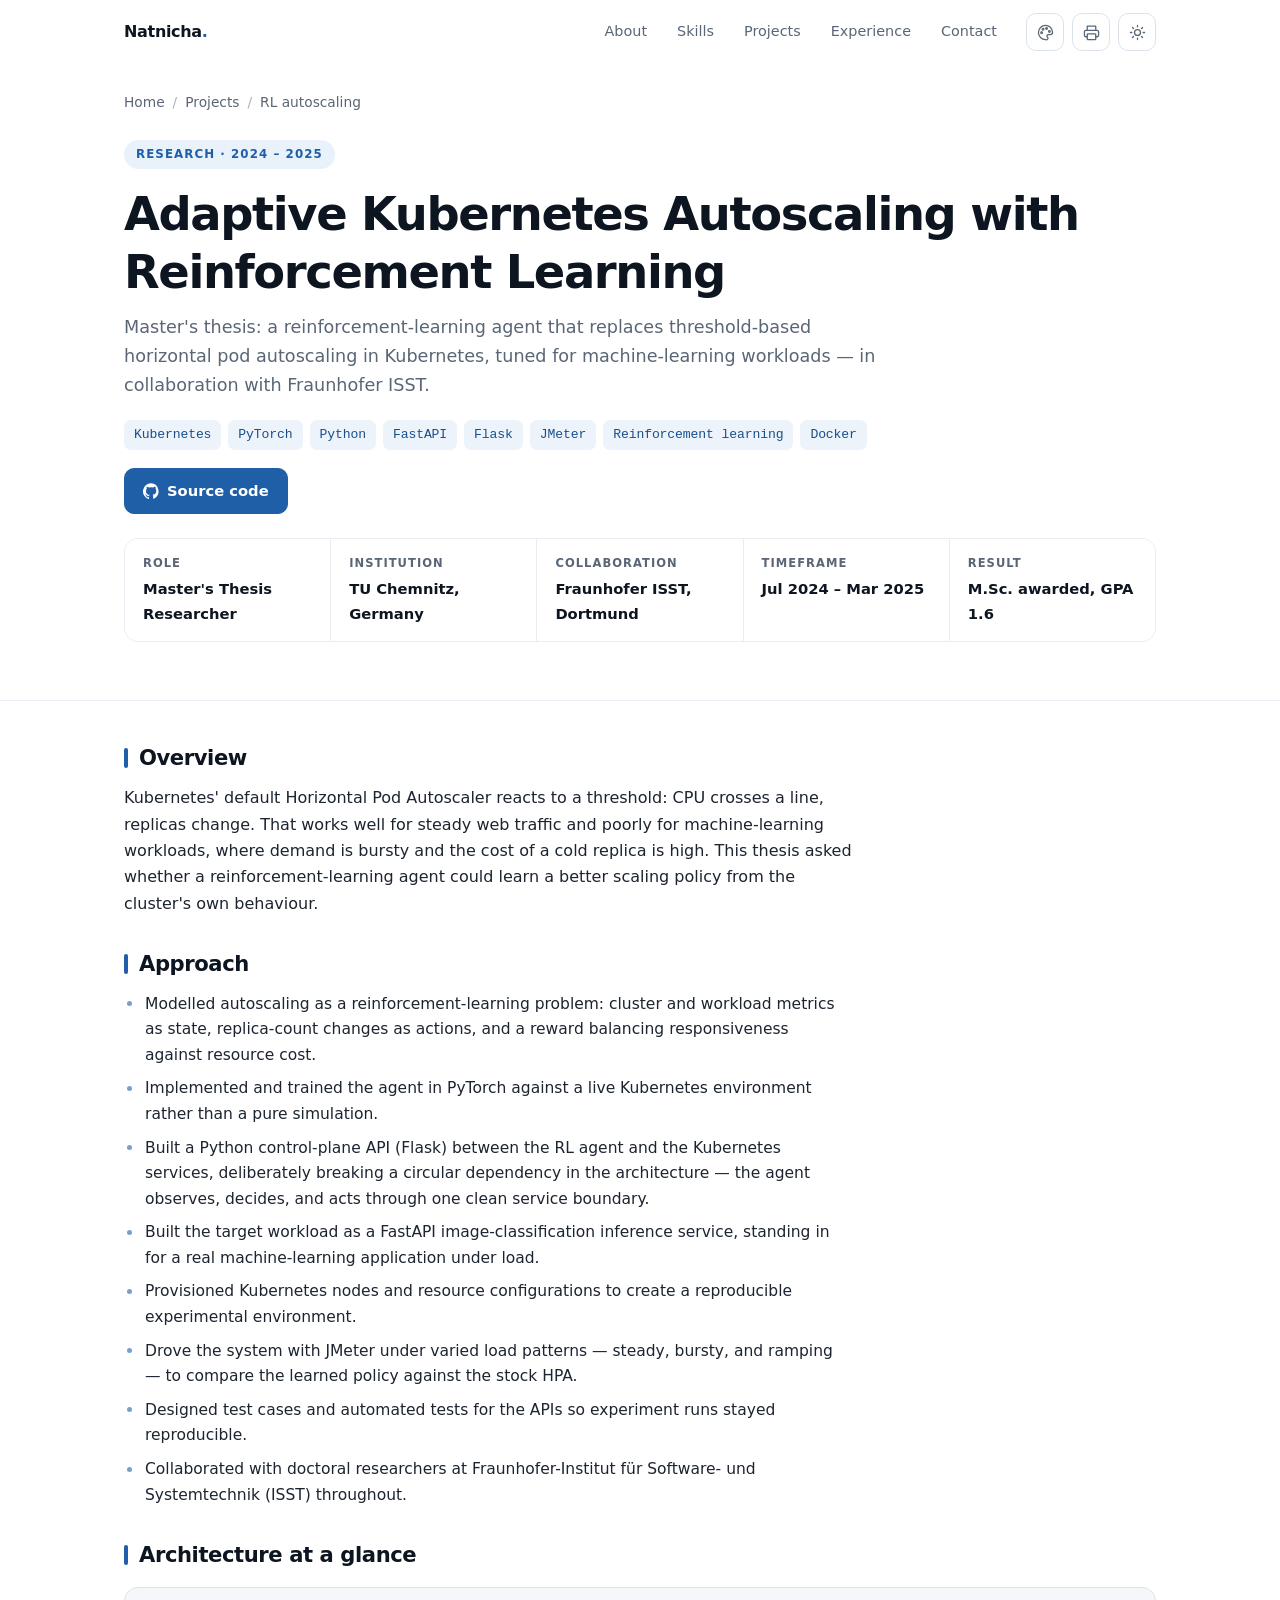
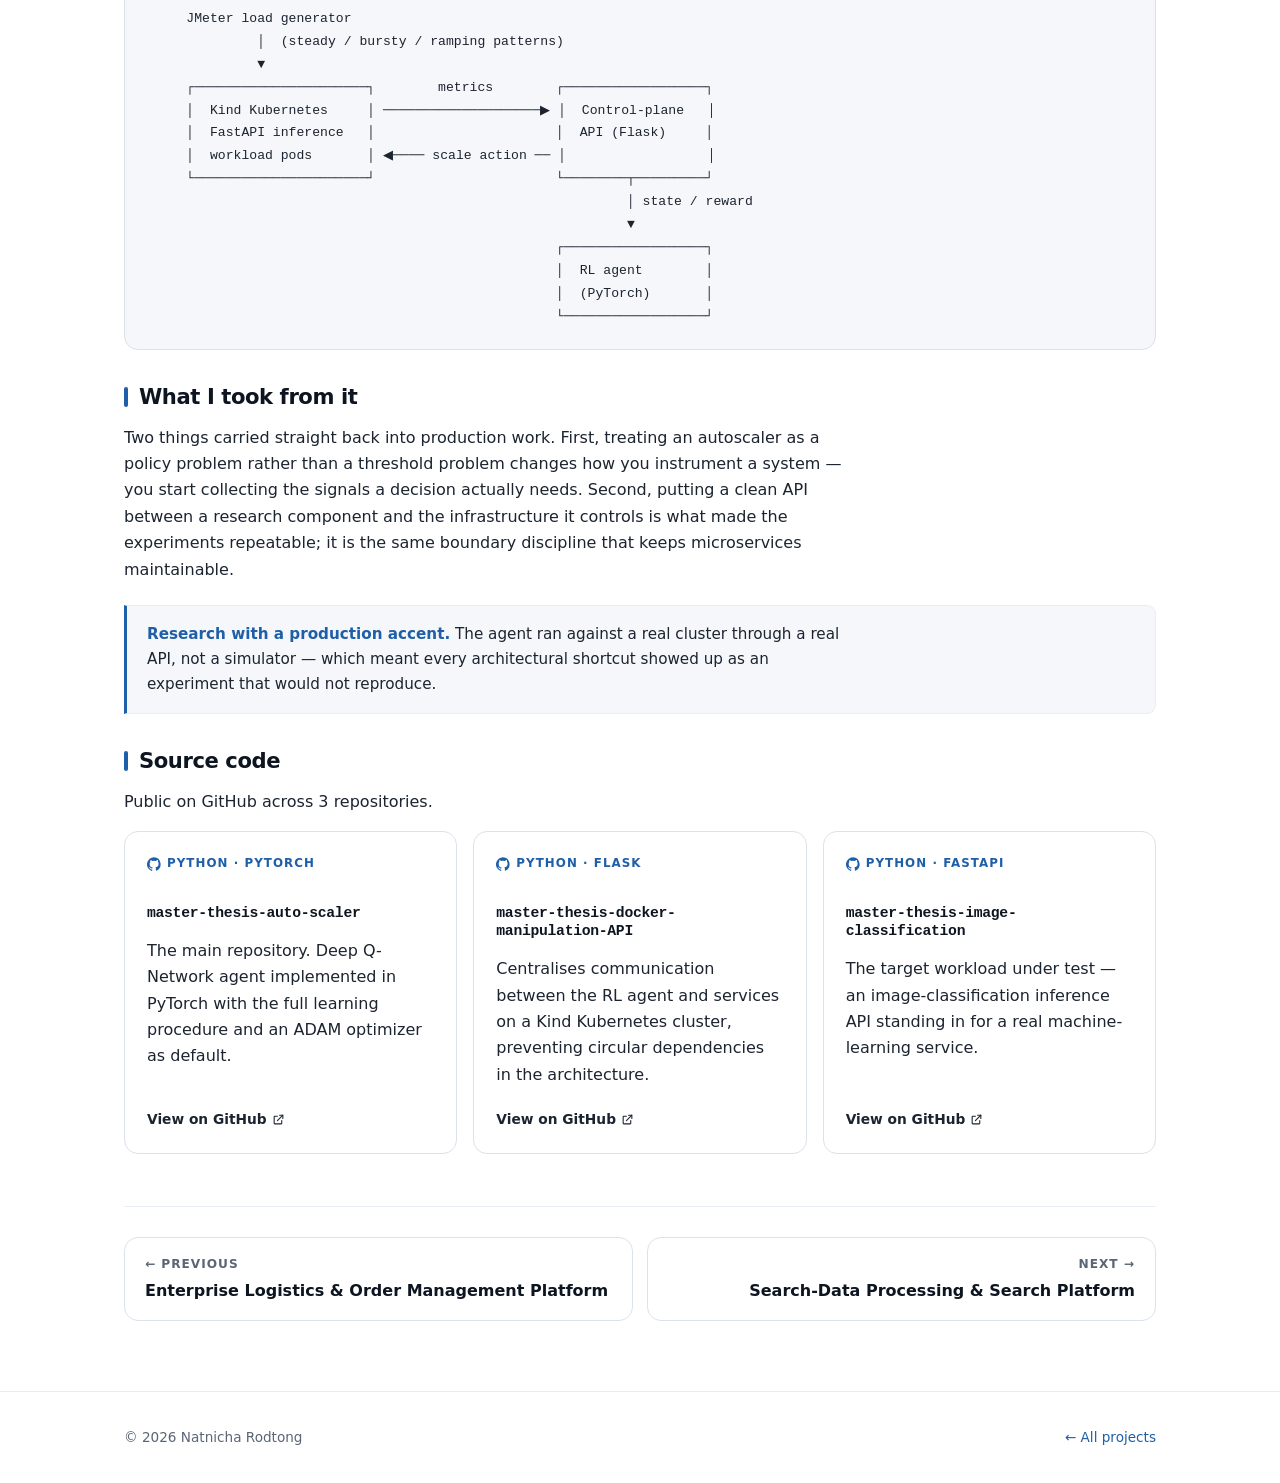
<file: projects/k8s-rl-autoscaling.html>
<!DOCTYPE html>
<!--
  ===========================================================================
  PROJECT DETAIL PAGE TEMPLATE
  ---------------------------------------------------------------------------
  To add a new project:
    1. add an entry to PROJECTS in ../assets/data.js with a unique `slug`
    2. copy this file to  <slug>.html
    3. replace k8s-rl-autoscaling in the renderProject() call at the bottom
  Everything on the page is rendered from the PROJECTS entry.
  ===========================================================================
-->
<html lang="en" data-palette="slate" data-theme="light">
<head>
<meta charset="utf-8" />
<meta name="viewport" content="width=device-width, initial-scale=1" />
<title>Project — Natnicha Rodtong</title>
<meta name="description" content="Project case study by Natnicha Rodtong." />
<meta name="theme-color" content="#1f5fa8" />
<link rel="icon" href="data:image/svg+xml,<svg xmlns='http://www.w3.org/2000/svg' viewBox='0 0 100 100'><rect width='100' height='100' rx='22' fill='%231f5fa8'/><text x='50' y='69' font-size='50' font-family='Segoe UI,sans-serif' font-weight='600' fill='white' text-anchor='middle'>NR</text></svg>" />
<link rel="stylesheet" href="../assets/site.css" />
</head>

<body>
<a class="skip" href="#main">Skip to content</a>

<main id="main">
  <div class="wrap">
    <nav class="crumbs" aria-label="Breadcrumb">
      <a href="../index.html">Home</a><span class="sep">/</span>
      <a href="index.html">Projects</a><span class="sep">/</span>
      <span id="crumbTitle"></span>
    </nav>
  </div>

  <div class="proj-hero">
    <div class="wrap">
      <span class="kicker" id="pKicker"></span>
      <h1 id="pTitle"></h1>
      <p class="lede" id="pLede"></p>
      <div class="chips" id="pStack"></div>
      <div class="cta-row" id="pLinks" style="margin-top:18px"></div>
      <dl class="spec" id="pSpec"></dl>
    </div>
  </div>

  <div class="wrap">
    <article class="prose" id="pBody"></article>
    <nav class="pager" id="pPager" aria-label="Project navigation"></nav>
  </div>
</main>

<footer>
  <div class="foot-inner">
    <span>&copy; <span id="year">2026</span> Natnicha Rodtong</span>
    <span><a href="index.html">&larr; All projects</a></span>
  </div>
</footer>

<script src="../assets/data.js"></script>
<script src="../assets/site.js"></script>
<script>
  initChrome({
    base: "../",
    nav: [
      { href:"../index.html#about",      label:"About" },
      { href:"../index.html#skills",     label:"Skills" },
      { href:"index.html",               label:"Projects" },
      { href:"../index.html#experience", label:"Experience" },
      { href:"../index.html#contact",    label:"Contact" }
    ]
  });
  renderProject("k8s-rl-autoscaling");
</script>
</body>
</html>
</file>
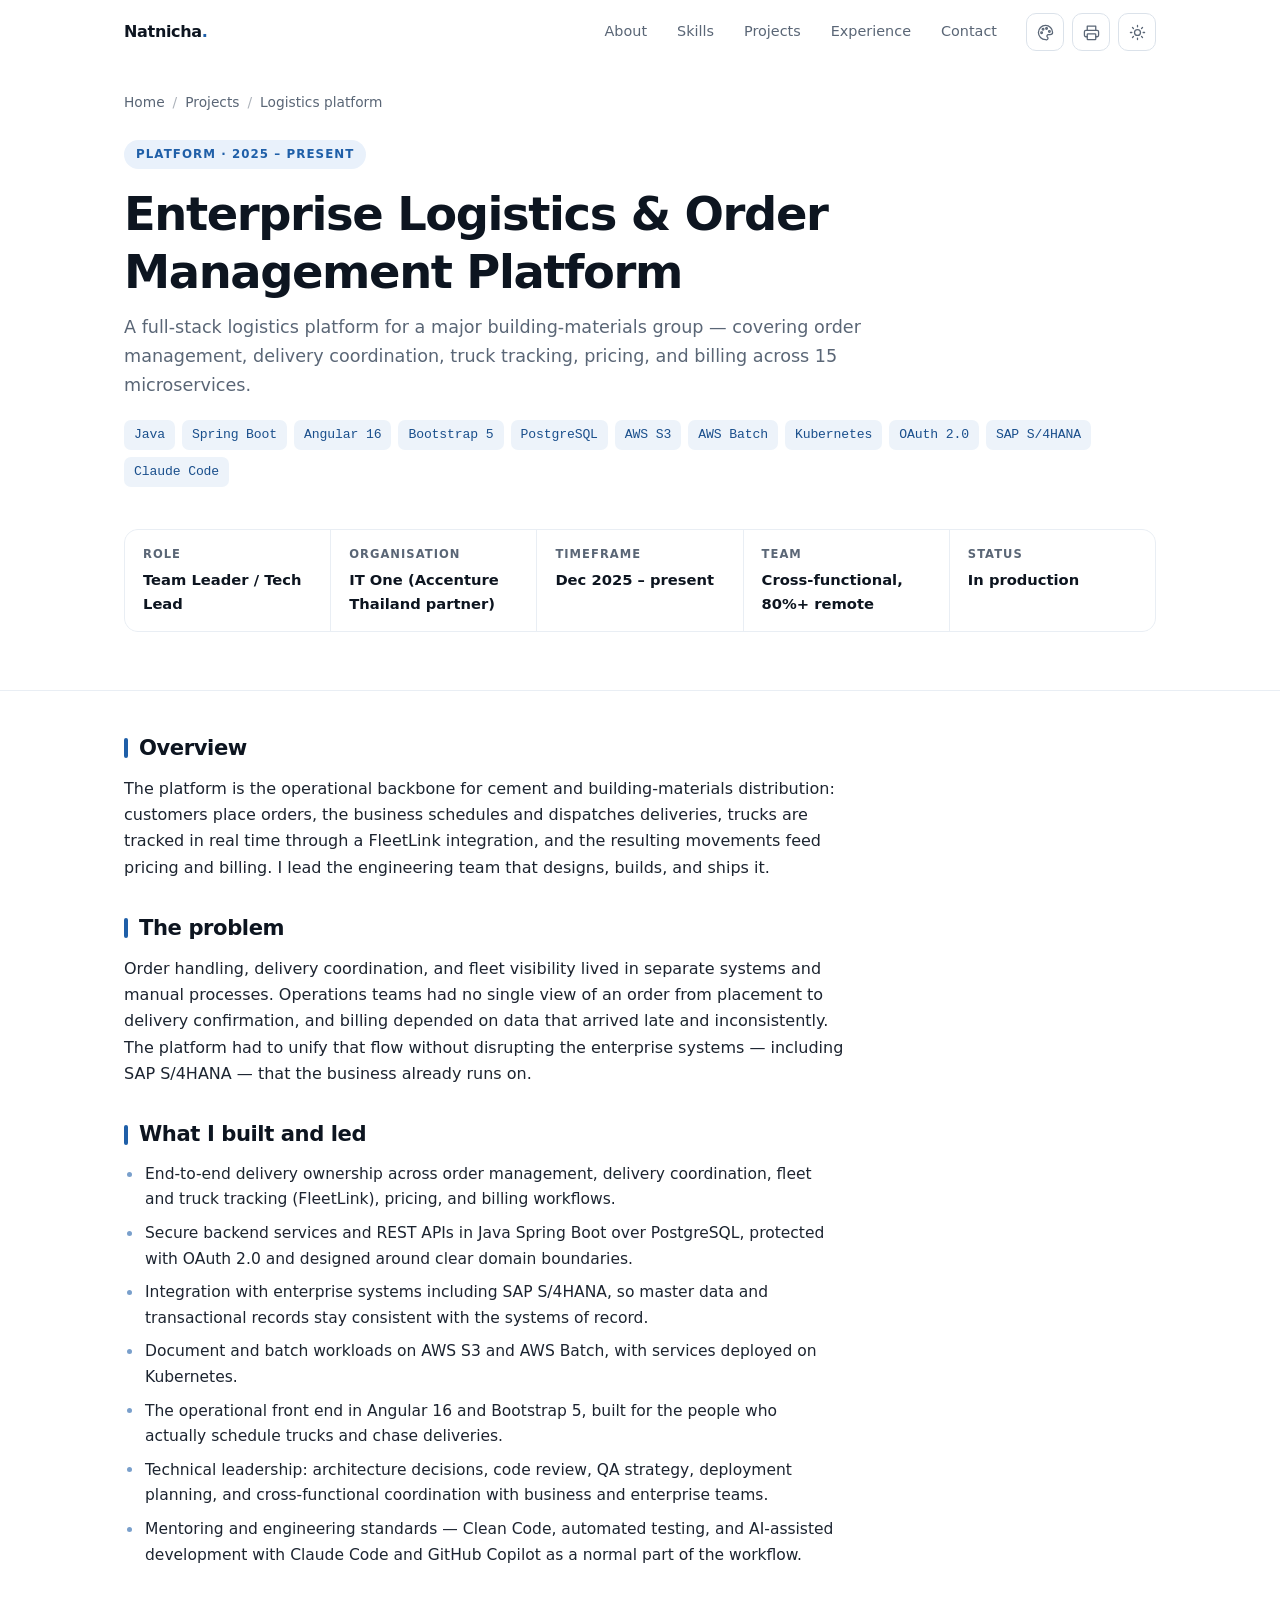
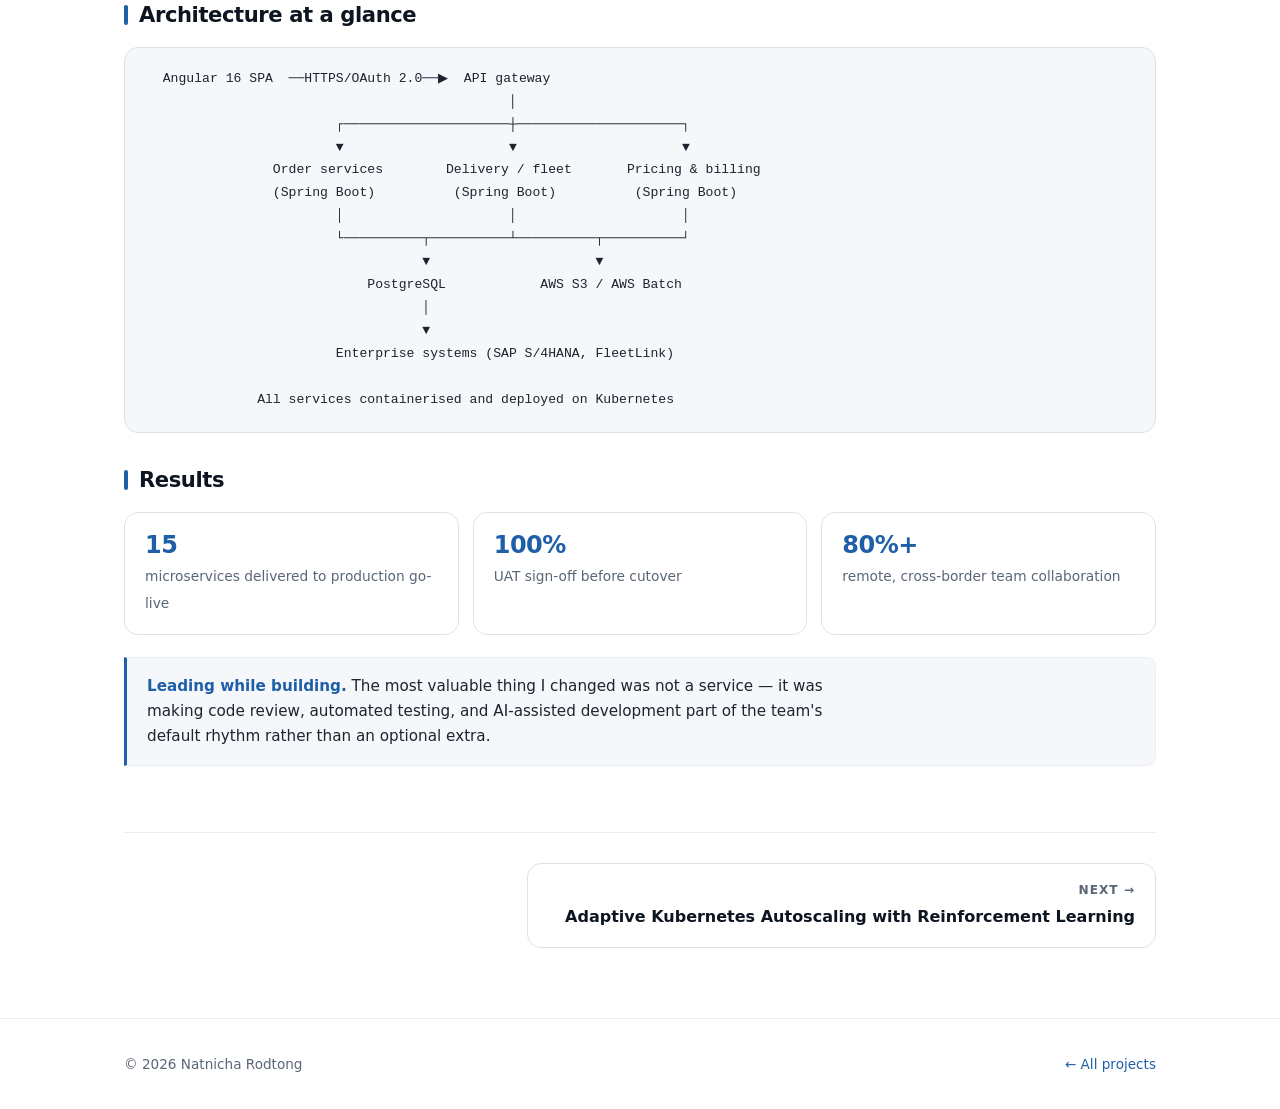
<file: projects/logistics-platform.html>
<!DOCTYPE html>
<!--
  ===========================================================================
  PROJECT DETAIL PAGE TEMPLATE
  ---------------------------------------------------------------------------
  To add a new project:
    1. add an entry to PROJECTS in ../assets/data.js with a unique `slug`
    2. copy this file to  <slug>.html
    3. replace logistics-platform in the renderProject() call at the bottom
  Everything on the page is rendered from the PROJECTS entry.
  ===========================================================================
-->
<html lang="en" data-palette="slate" data-theme="light">
<head>
<meta charset="utf-8" />
<meta name="viewport" content="width=device-width, initial-scale=1" />
<title>Project — Natnicha Rodtong</title>
<meta name="description" content="Project case study by Natnicha Rodtong." />
<meta name="theme-color" content="#1f5fa8" />
<link rel="icon" href="data:image/svg+xml,<svg xmlns='http://www.w3.org/2000/svg' viewBox='0 0 100 100'><rect width='100' height='100' rx='22' fill='%231f5fa8'/><text x='50' y='69' font-size='50' font-family='Segoe UI,sans-serif' font-weight='600' fill='white' text-anchor='middle'>NR</text></svg>" />
<link rel="stylesheet" href="../assets/site.css" />
</head>

<body>
<a class="skip" href="#main">Skip to content</a>

<main id="main">
  <div class="wrap">
    <nav class="crumbs" aria-label="Breadcrumb">
      <a href="../index.html">Home</a><span class="sep">/</span>
      <a href="index.html">Projects</a><span class="sep">/</span>
      <span id="crumbTitle"></span>
    </nav>
  </div>

  <div class="proj-hero">
    <div class="wrap">
      <span class="kicker" id="pKicker"></span>
      <h1 id="pTitle"></h1>
      <p class="lede" id="pLede"></p>
      <div class="chips" id="pStack"></div>
      <div class="cta-row" id="pLinks" style="margin-top:18px"></div>
      <dl class="spec" id="pSpec"></dl>
    </div>
  </div>

  <div class="wrap">
    <article class="prose" id="pBody"></article>
    <nav class="pager" id="pPager" aria-label="Project navigation"></nav>
  </div>
</main>

<footer>
  <div class="foot-inner">
    <span>&copy; <span id="year">2026</span> Natnicha Rodtong</span>
    <span><a href="index.html">&larr; All projects</a></span>
  </div>
</footer>

<script src="../assets/data.js"></script>
<script src="../assets/site.js"></script>
<script>
  initChrome({
    base: "../",
    nav: [
      { href:"../index.html#about",      label:"About" },
      { href:"../index.html#skills",     label:"Skills" },
      { href:"index.html",               label:"Projects" },
      { href:"../index.html#experience", label:"Experience" },
      { href:"../index.html#contact",    label:"Contact" }
    ]
  });
  renderProject("logistics-platform");
</script>
</body>
</html>
</file>
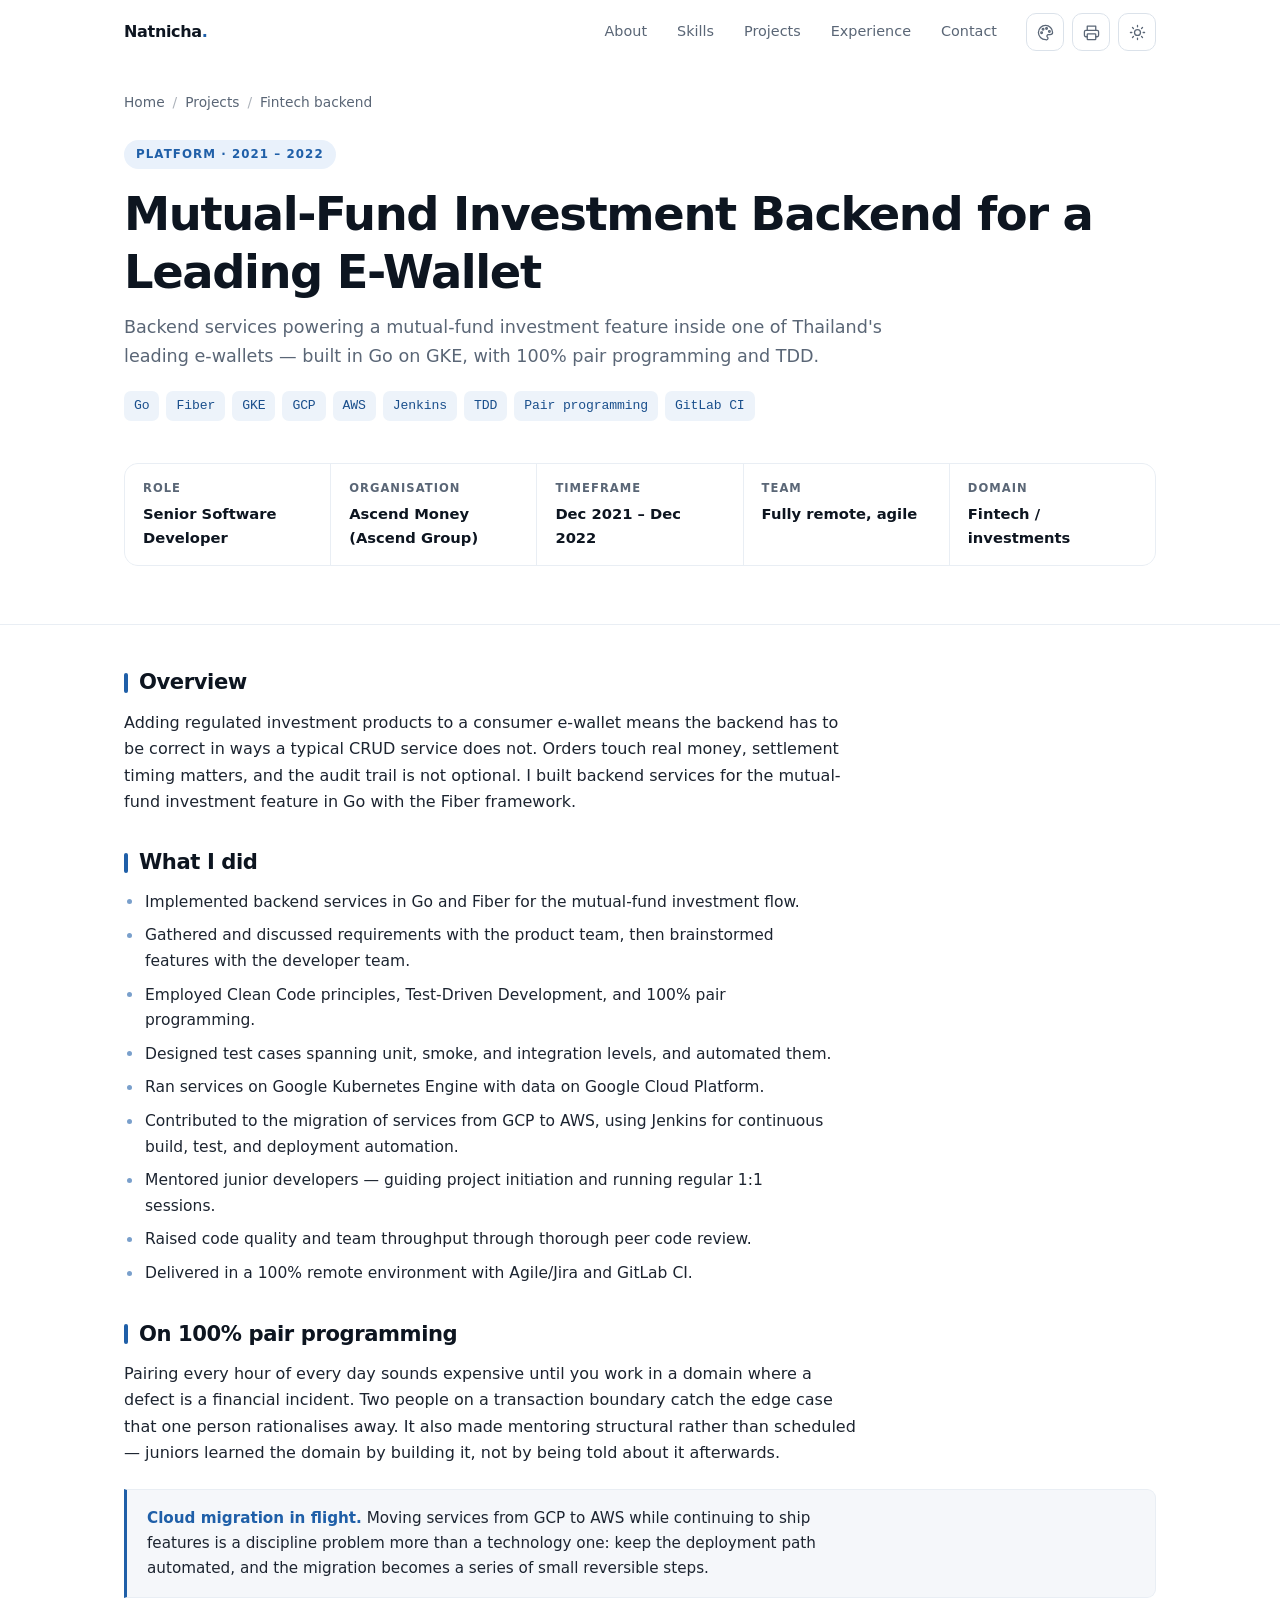
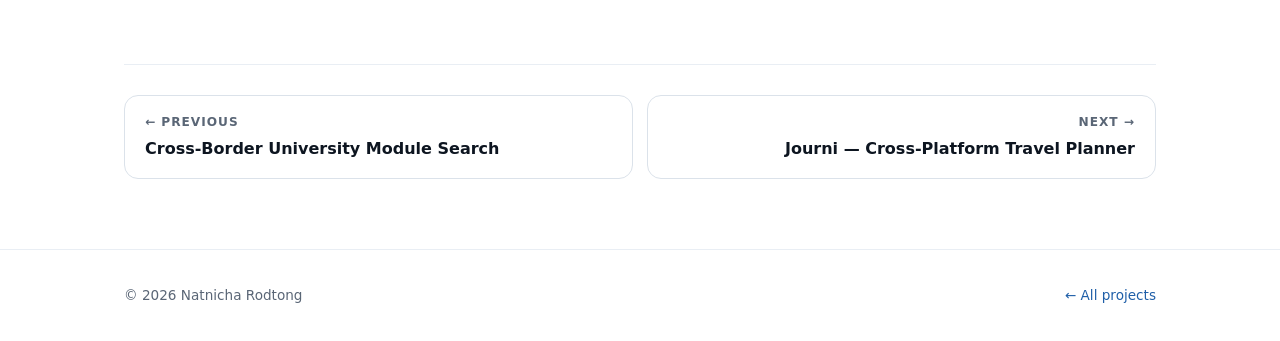
<file: projects/mutual-fund-backend.html>
<!DOCTYPE html>
<!--
  ===========================================================================
  PROJECT DETAIL PAGE TEMPLATE
  ---------------------------------------------------------------------------
  To add a new project:
    1. add an entry to PROJECTS in ../assets/data.js with a unique `slug`
    2. copy this file to  <slug>.html
    3. replace mutual-fund-backend in the renderProject() call at the bottom
  Everything on the page is rendered from the PROJECTS entry.
  ===========================================================================
-->
<html lang="en" data-palette="slate" data-theme="light">
<head>
<meta charset="utf-8" />
<meta name="viewport" content="width=device-width, initial-scale=1" />
<title>Project — Natnicha Rodtong</title>
<meta name="description" content="Project case study by Natnicha Rodtong." />
<meta name="theme-color" content="#1f5fa8" />
<link rel="icon" href="data:image/svg+xml,<svg xmlns='http://www.w3.org/2000/svg' viewBox='0 0 100 100'><rect width='100' height='100' rx='22' fill='%231f5fa8'/><text x='50' y='69' font-size='50' font-family='Segoe UI,sans-serif' font-weight='600' fill='white' text-anchor='middle'>NR</text></svg>" />
<link rel="stylesheet" href="../assets/site.css" />
</head>

<body>
<a class="skip" href="#main">Skip to content</a>

<main id="main">
  <div class="wrap">
    <nav class="crumbs" aria-label="Breadcrumb">
      <a href="../index.html">Home</a><span class="sep">/</span>
      <a href="index.html">Projects</a><span class="sep">/</span>
      <span id="crumbTitle"></span>
    </nav>
  </div>

  <div class="proj-hero">
    <div class="wrap">
      <span class="kicker" id="pKicker"></span>
      <h1 id="pTitle"></h1>
      <p class="lede" id="pLede"></p>
      <div class="chips" id="pStack"></div>
      <div class="cta-row" id="pLinks" style="margin-top:18px"></div>
      <dl class="spec" id="pSpec"></dl>
    </div>
  </div>

  <div class="wrap">
    <article class="prose" id="pBody"></article>
    <nav class="pager" id="pPager" aria-label="Project navigation"></nav>
  </div>
</main>

<footer>
  <div class="foot-inner">
    <span>&copy; <span id="year">2026</span> Natnicha Rodtong</span>
    <span><a href="index.html">&larr; All projects</a></span>
  </div>
</footer>

<script src="../assets/data.js"></script>
<script src="../assets/site.js"></script>
<script>
  initChrome({
    base: "../",
    nav: [
      { href:"../index.html#about",      label:"About" },
      { href:"../index.html#skills",     label:"Skills" },
      { href:"index.html",               label:"Projects" },
      { href:"../index.html#experience", label:"Experience" },
      { href:"../index.html#contact",    label:"Contact" }
    ]
  });
  renderProject("mutual-fund-backend");
</script>
</body>
</html>
</file>
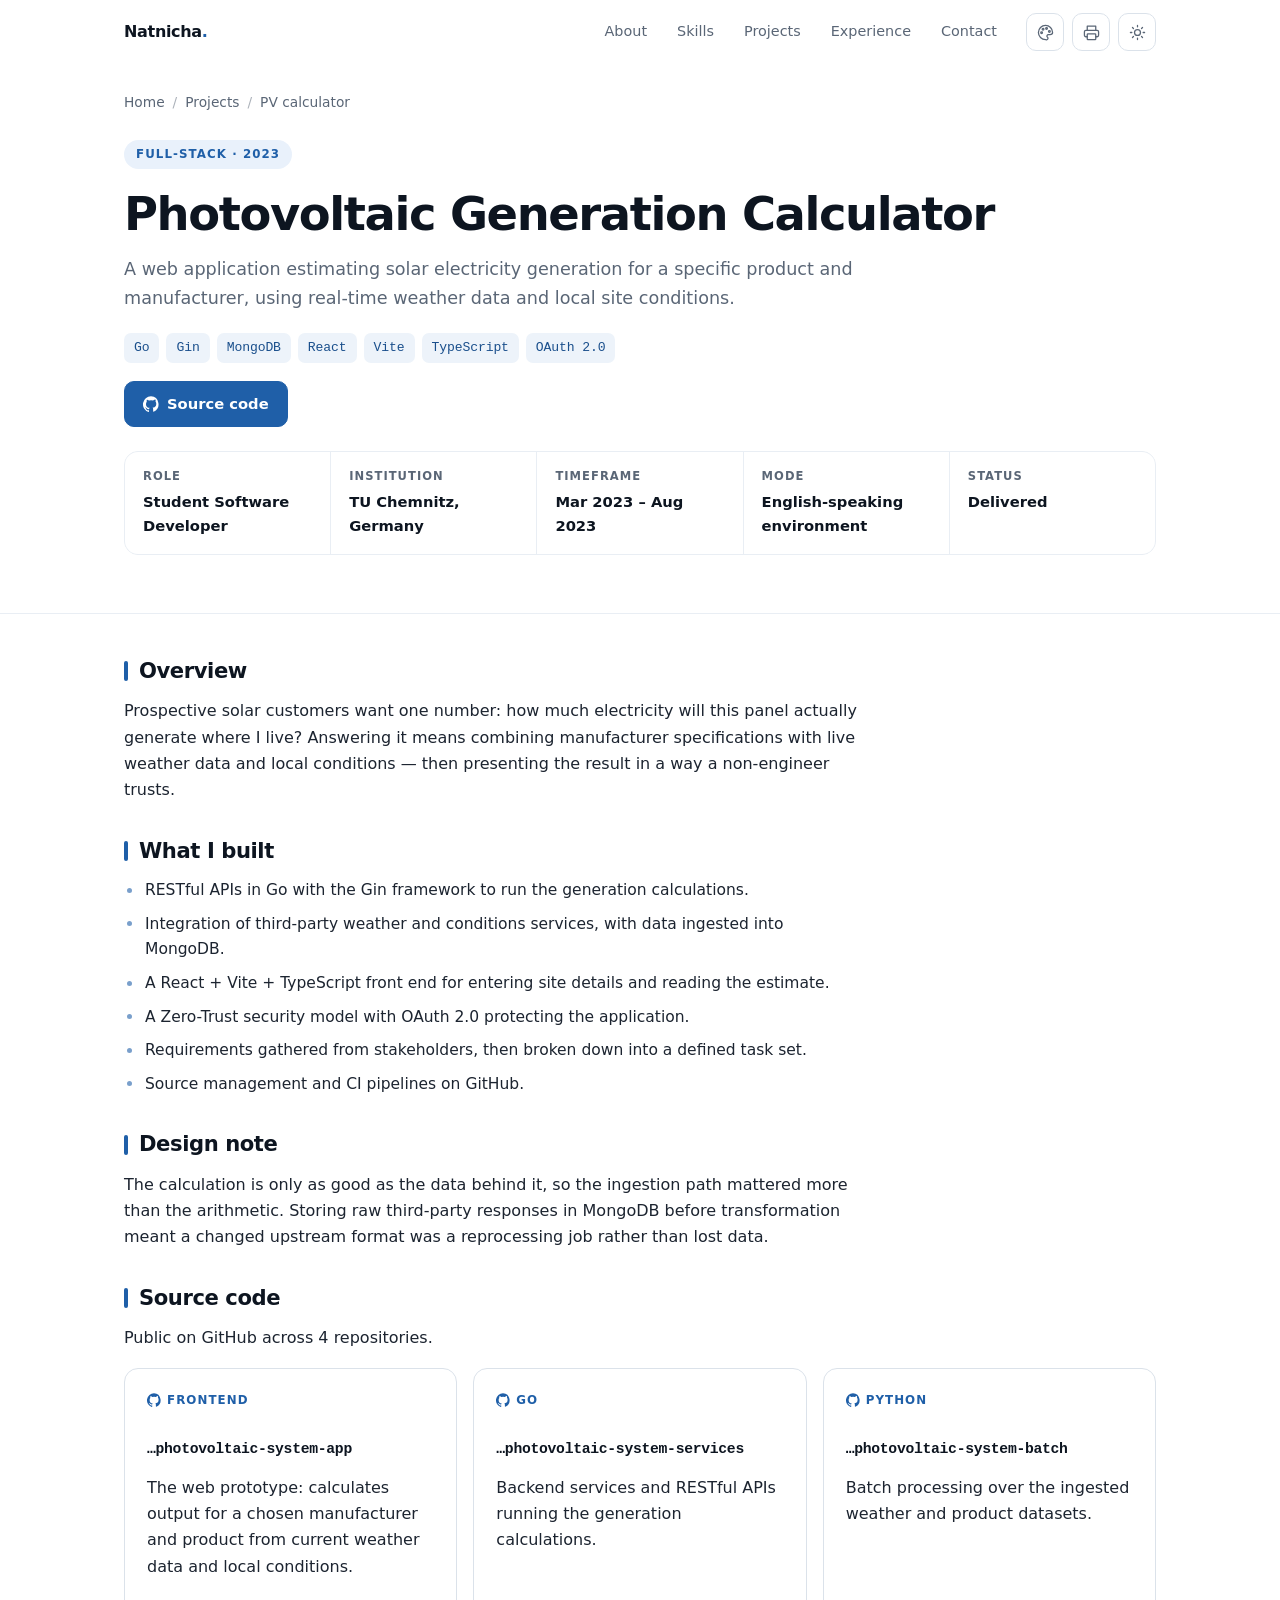
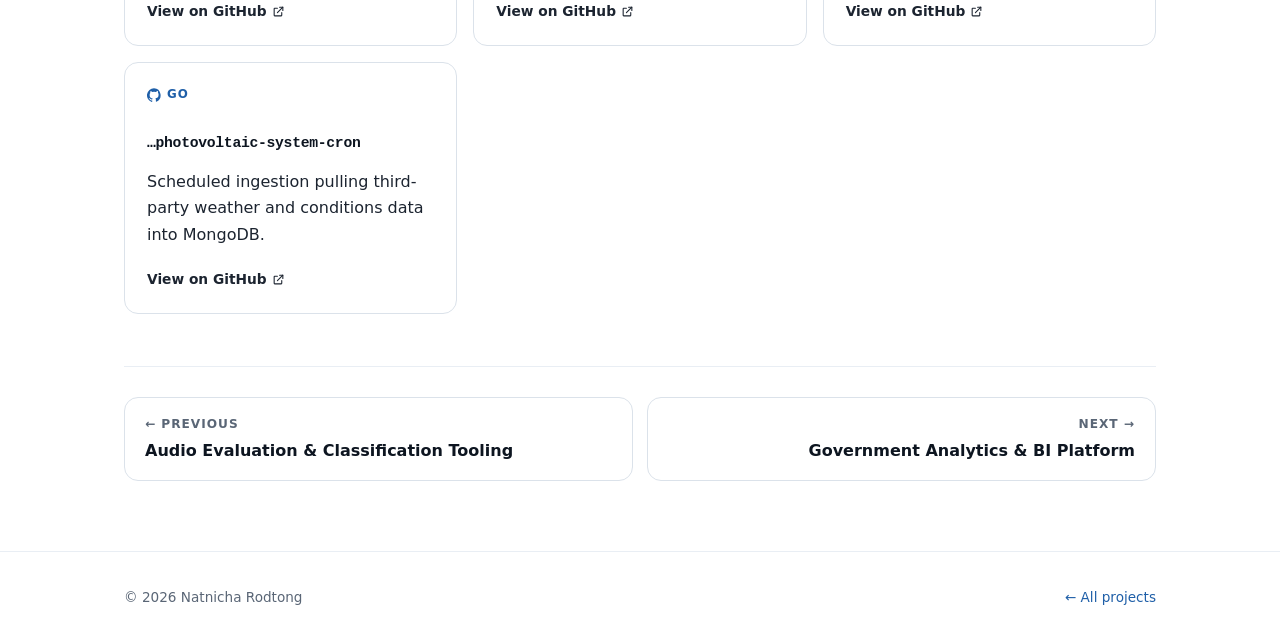
<file: projects/pv-calculator.html>
<!DOCTYPE html>
<!--
  ===========================================================================
  PROJECT DETAIL PAGE TEMPLATE
  ---------------------------------------------------------------------------
  To add a new project:
    1. add an entry to PROJECTS in ../assets/data.js with a unique `slug`
    2. copy this file to  <slug>.html
    3. replace pv-calculator in the renderProject() call at the bottom
  Everything on the page is rendered from the PROJECTS entry.
  ===========================================================================
-->
<html lang="en" data-palette="slate" data-theme="light">
<head>
<meta charset="utf-8" />
<meta name="viewport" content="width=device-width, initial-scale=1" />
<title>Project — Natnicha Rodtong</title>
<meta name="description" content="Project case study by Natnicha Rodtong." />
<meta name="theme-color" content="#1f5fa8" />
<link rel="icon" href="data:image/svg+xml,<svg xmlns='http://www.w3.org/2000/svg' viewBox='0 0 100 100'><rect width='100' height='100' rx='22' fill='%231f5fa8'/><text x='50' y='69' font-size='50' font-family='Segoe UI,sans-serif' font-weight='600' fill='white' text-anchor='middle'>NR</text></svg>" />
<link rel="stylesheet" href="../assets/site.css" />
</head>

<body>
<a class="skip" href="#main">Skip to content</a>

<main id="main">
  <div class="wrap">
    <nav class="crumbs" aria-label="Breadcrumb">
      <a href="../index.html">Home</a><span class="sep">/</span>
      <a href="index.html">Projects</a><span class="sep">/</span>
      <span id="crumbTitle"></span>
    </nav>
  </div>

  <div class="proj-hero">
    <div class="wrap">
      <span class="kicker" id="pKicker"></span>
      <h1 id="pTitle"></h1>
      <p class="lede" id="pLede"></p>
      <div class="chips" id="pStack"></div>
      <div class="cta-row" id="pLinks" style="margin-top:18px"></div>
      <dl class="spec" id="pSpec"></dl>
    </div>
  </div>

  <div class="wrap">
    <article class="prose" id="pBody"></article>
    <nav class="pager" id="pPager" aria-label="Project navigation"></nav>
  </div>
</main>

<footer>
  <div class="foot-inner">
    <span>&copy; <span id="year">2026</span> Natnicha Rodtong</span>
    <span><a href="index.html">&larr; All projects</a></span>
  </div>
</footer>

<script src="../assets/data.js"></script>
<script src="../assets/site.js"></script>
<script>
  initChrome({
    base: "../",
    nav: [
      { href:"../index.html#about",      label:"About" },
      { href:"../index.html#skills",     label:"Skills" },
      { href:"index.html",               label:"Projects" },
      { href:"../index.html#experience", label:"Experience" },
      { href:"../index.html#contact",    label:"Contact" }
    ]
  });
  renderProject("pv-calculator");
</script>
</body>
</html>
</file>
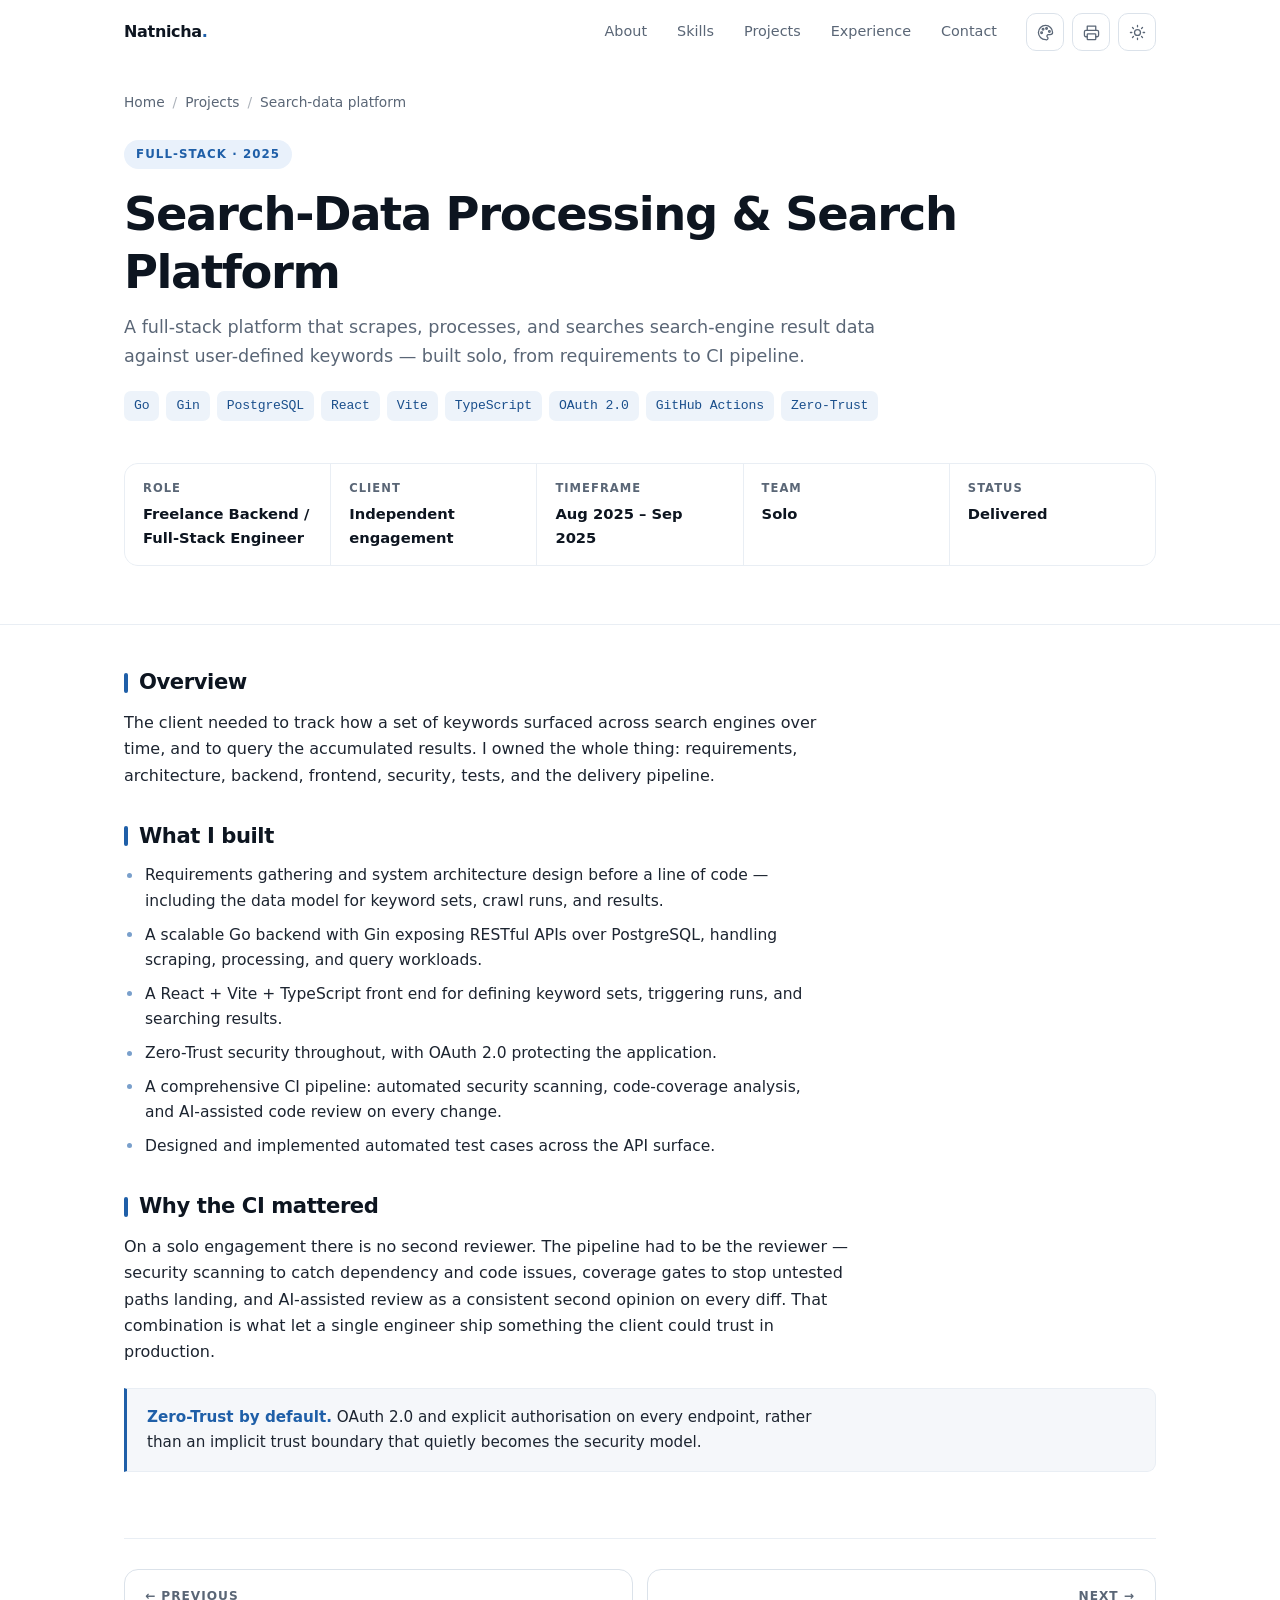
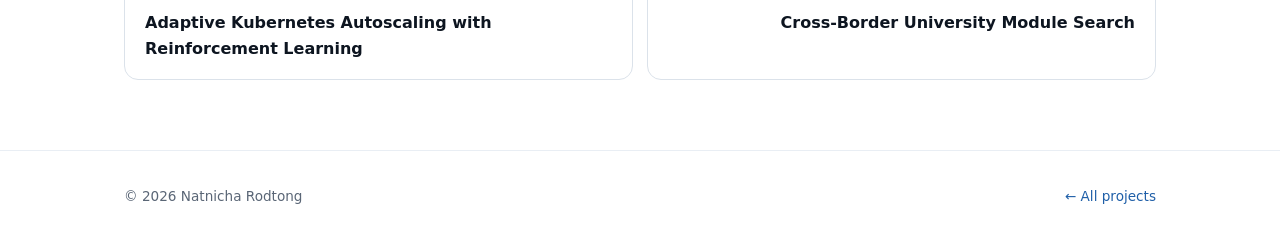
<file: projects/search-data-platform.html>
<!DOCTYPE html>
<!--
  ===========================================================================
  PROJECT DETAIL PAGE TEMPLATE
  ---------------------------------------------------------------------------
  To add a new project:
    1. add an entry to PROJECTS in ../assets/data.js with a unique `slug`
    2. copy this file to  <slug>.html
    3. replace search-data-platform in the renderProject() call at the bottom
  Everything on the page is rendered from the PROJECTS entry.
  ===========================================================================
-->
<html lang="en" data-palette="slate" data-theme="light">
<head>
<meta charset="utf-8" />
<meta name="viewport" content="width=device-width, initial-scale=1" />
<title>Project — Natnicha Rodtong</title>
<meta name="description" content="Project case study by Natnicha Rodtong." />
<meta name="theme-color" content="#1f5fa8" />
<link rel="icon" href="data:image/svg+xml,<svg xmlns='http://www.w3.org/2000/svg' viewBox='0 0 100 100'><rect width='100' height='100' rx='22' fill='%231f5fa8'/><text x='50' y='69' font-size='50' font-family='Segoe UI,sans-serif' font-weight='600' fill='white' text-anchor='middle'>NR</text></svg>" />
<link rel="stylesheet" href="../assets/site.css" />
</head>

<body>
<a class="skip" href="#main">Skip to content</a>

<main id="main">
  <div class="wrap">
    <nav class="crumbs" aria-label="Breadcrumb">
      <a href="../index.html">Home</a><span class="sep">/</span>
      <a href="index.html">Projects</a><span class="sep">/</span>
      <span id="crumbTitle"></span>
    </nav>
  </div>

  <div class="proj-hero">
    <div class="wrap">
      <span class="kicker" id="pKicker"></span>
      <h1 id="pTitle"></h1>
      <p class="lede" id="pLede"></p>
      <div class="chips" id="pStack"></div>
      <div class="cta-row" id="pLinks" style="margin-top:18px"></div>
      <dl class="spec" id="pSpec"></dl>
    </div>
  </div>

  <div class="wrap">
    <article class="prose" id="pBody"></article>
    <nav class="pager" id="pPager" aria-label="Project navigation"></nav>
  </div>
</main>

<footer>
  <div class="foot-inner">
    <span>&copy; <span id="year">2026</span> Natnicha Rodtong</span>
    <span><a href="index.html">&larr; All projects</a></span>
  </div>
</footer>

<script src="../assets/data.js"></script>
<script src="../assets/site.js"></script>
<script>
  initChrome({
    base: "../",
    nav: [
      { href:"../index.html#about",      label:"About" },
      { href:"../index.html#skills",     label:"Skills" },
      { href:"index.html",               label:"Projects" },
      { href:"../index.html#experience", label:"Experience" },
      { href:"../index.html#contact",    label:"Contact" }
    ]
  });
  renderProject("search-data-platform");
</script>
</body>
</html>
</file>
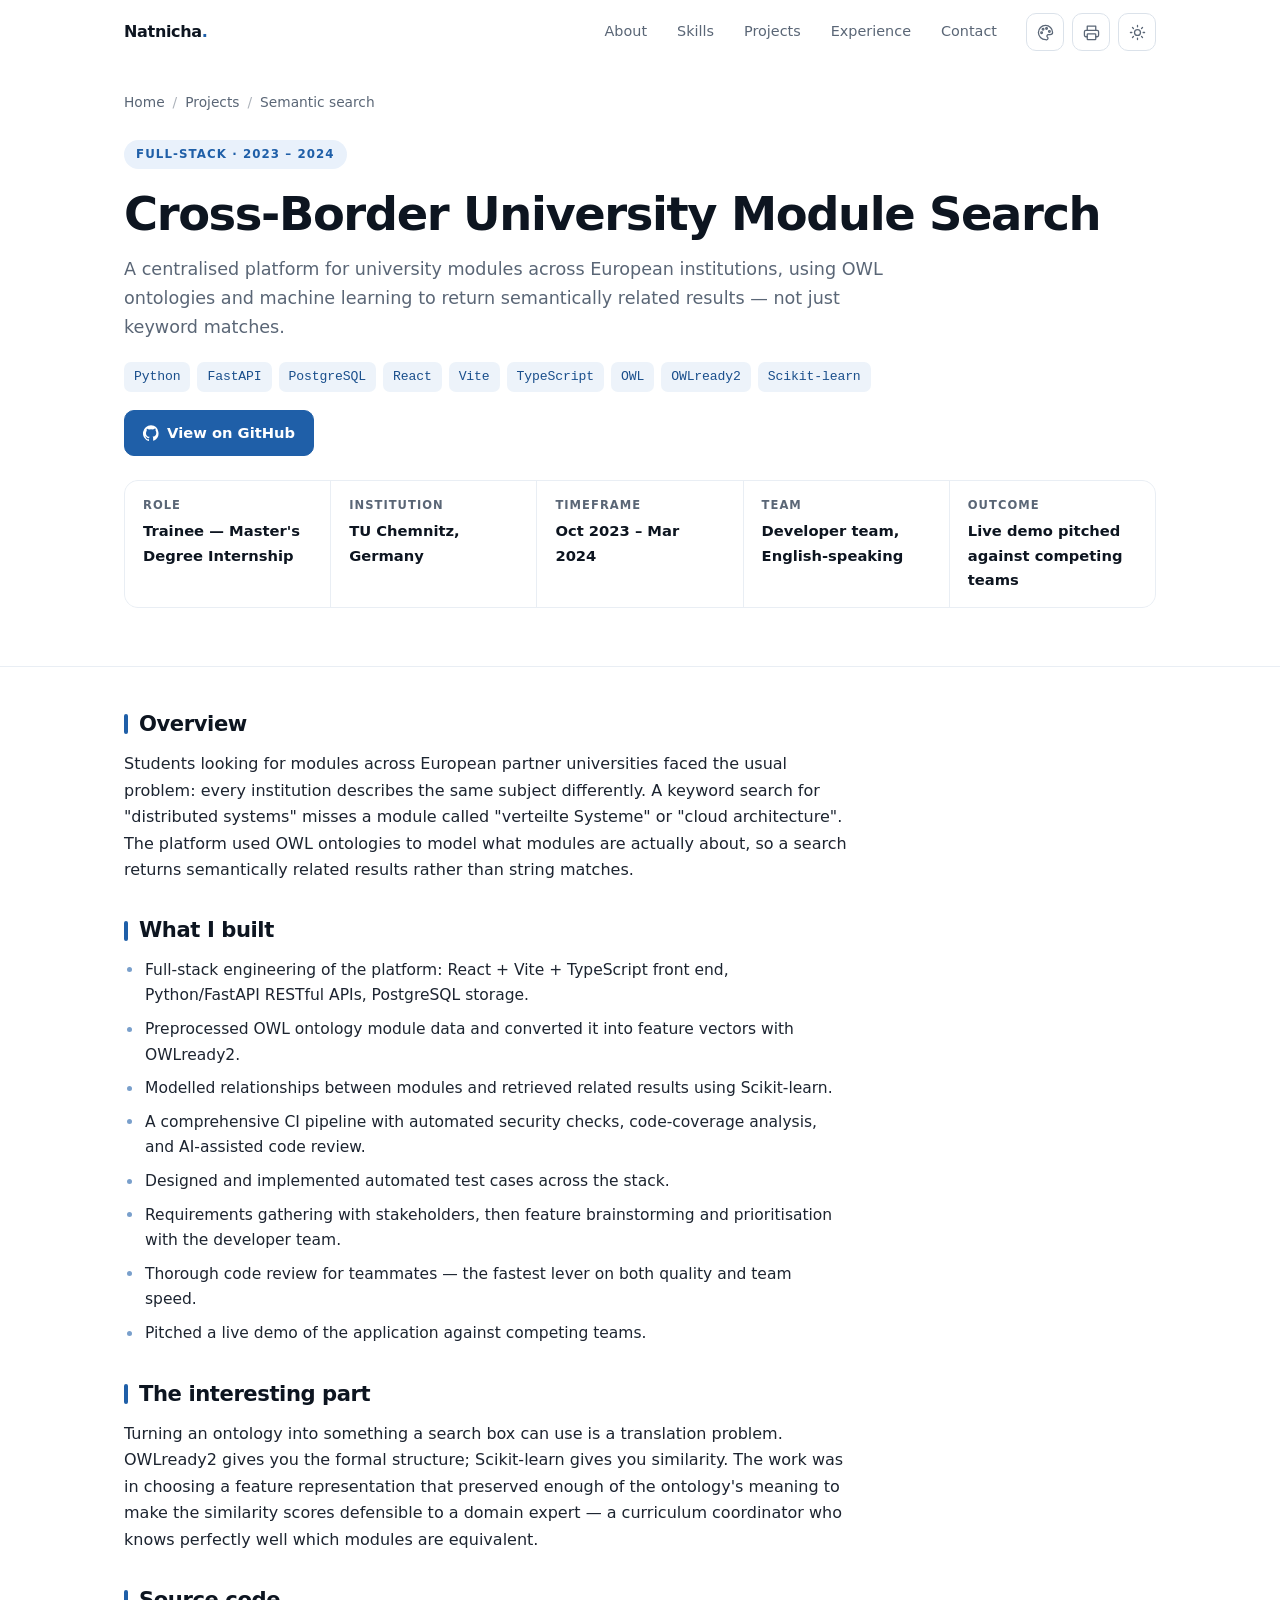
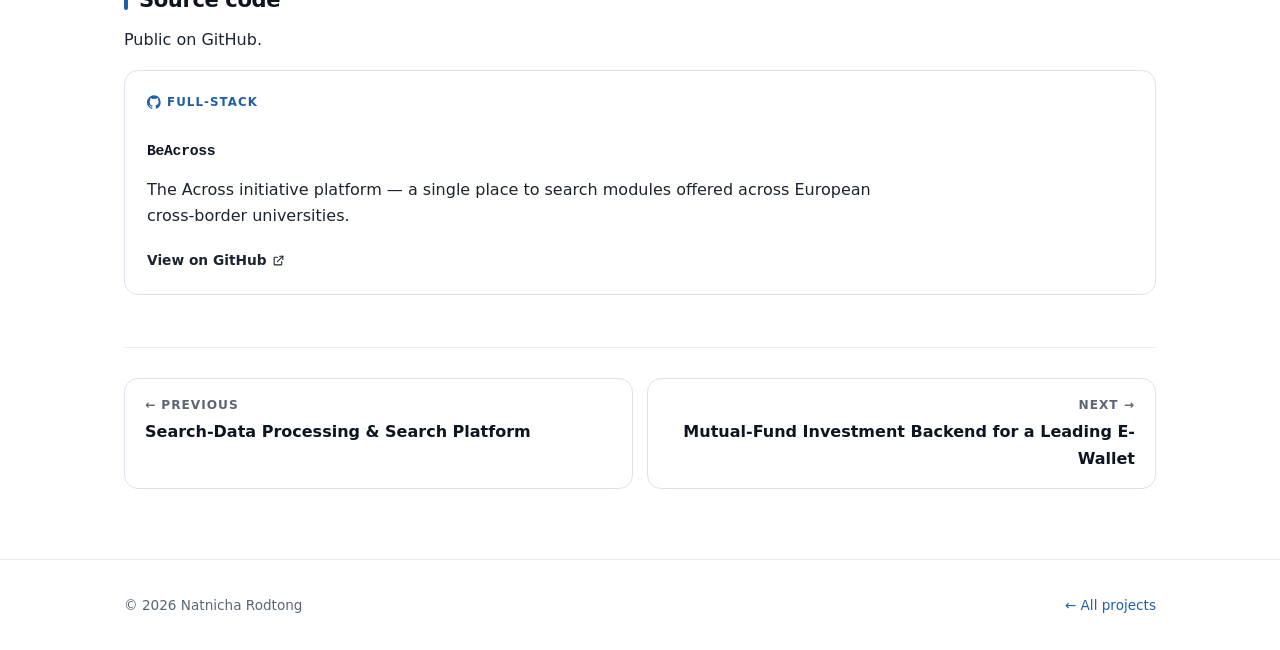
<file: projects/semantic-module-search.html>
<!DOCTYPE html>
<!--
  ===========================================================================
  PROJECT DETAIL PAGE TEMPLATE
  ---------------------------------------------------------------------------
  To add a new project:
    1. add an entry to PROJECTS in ../assets/data.js with a unique `slug`
    2. copy this file to  <slug>.html
    3. replace semantic-module-search in the renderProject() call at the bottom
  Everything on the page is rendered from the PROJECTS entry.
  ===========================================================================
-->
<html lang="en" data-palette="slate" data-theme="light">
<head>
<meta charset="utf-8" />
<meta name="viewport" content="width=device-width, initial-scale=1" />
<title>Project — Natnicha Rodtong</title>
<meta name="description" content="Project case study by Natnicha Rodtong." />
<meta name="theme-color" content="#1f5fa8" />
<link rel="icon" href="data:image/svg+xml,<svg xmlns='http://www.w3.org/2000/svg' viewBox='0 0 100 100'><rect width='100' height='100' rx='22' fill='%231f5fa8'/><text x='50' y='69' font-size='50' font-family='Segoe UI,sans-serif' font-weight='600' fill='white' text-anchor='middle'>NR</text></svg>" />
<link rel="stylesheet" href="../assets/site.css" />
</head>

<body>
<a class="skip" href="#main">Skip to content</a>

<main id="main">
  <div class="wrap">
    <nav class="crumbs" aria-label="Breadcrumb">
      <a href="../index.html">Home</a><span class="sep">/</span>
      <a href="index.html">Projects</a><span class="sep">/</span>
      <span id="crumbTitle"></span>
    </nav>
  </div>

  <div class="proj-hero">
    <div class="wrap">
      <span class="kicker" id="pKicker"></span>
      <h1 id="pTitle"></h1>
      <p class="lede" id="pLede"></p>
      <div class="chips" id="pStack"></div>
      <div class="cta-row" id="pLinks" style="margin-top:18px"></div>
      <dl class="spec" id="pSpec"></dl>
    </div>
  </div>

  <div class="wrap">
    <article class="prose" id="pBody"></article>
    <nav class="pager" id="pPager" aria-label="Project navigation"></nav>
  </div>
</main>

<footer>
  <div class="foot-inner">
    <span>&copy; <span id="year">2026</span> Natnicha Rodtong</span>
    <span><a href="index.html">&larr; All projects</a></span>
  </div>
</footer>

<script src="../assets/data.js"></script>
<script src="../assets/site.js"></script>
<script>
  initChrome({
    base: "../",
    nav: [
      { href:"../index.html#about",      label:"About" },
      { href:"../index.html#skills",     label:"Skills" },
      { href:"index.html",               label:"Projects" },
      { href:"../index.html#experience", label:"Experience" },
      { href:"../index.html#contact",    label:"Contact" }
    ]
  });
  renderProject("semantic-module-search");
</script>
</body>
</html>
</file>
<file: assets/site.css>
/* ===========================================================================
   Natnicha Rodtong — personal site stylesheet
   ---------------------------------------------------------------------------
   Structure:
     1. Theme engine (5 palettes x light/dark)
     2. Base + layout
     3. Header / nav / theme picker
     4. Hero
     5. Sections & components (highlights, about, skills, timeline, cards)
     6. Project pages
     7. Footer
     8. Motion, responsive, print
   Switch theme:  <html data-palette="slate|github|terminal|indigo|editorial"
                        data-theme="light|dark">
   =========================================================================== */

/* ---------------------------------------------------------------------------
   1. THEME ENGINE
   Each palette defines the same token set for light and dark.
--------------------------------------------------------------------------- */
:root{
  --radius:14px; --radius-sm:9px; --maxw:1080px;
  --font-sans:"Inter","Segoe UI",system-ui,-apple-system,"Helvetica Neue",Arial,sans-serif;
  --font-mono:ui-monospace,SFMono-Regular,"JetBrains Mono","Cascadia Mono",Menlo,Consolas,monospace;
  --font-serif:"Iowan Old Style","Palatino Linotype",Palatino,Georgia,"Times New Roman",serif;
  --font:var(--font-sans);
  --font-head:var(--font-sans);
  --head-weight:650;
  --head-spacing:-.02em;
  --chip-font:var(--font-mono);
}

/* ---- Palette 1: SLATE — professional, corporate-safe (default) --------- */
:root,
html[data-palette="slate"]{
  --bg:#ffffff; --bg-alt:#f5f7fa; --surface:#ffffff; --surface-2:#f5f7fa;
  --border:#dbe2ea; --border-soft:#e9eef4;
  --text:#1c2430; --text-strong:#0d1520; --muted:#5a6676;
  --accent:#1f5fa8; --accent-2:#2a76c9; --accent-soft:#e9f1fb;
  --chip-bg:#edf3fa; --chip-text:#1a4f8c;
  --ok:#2da44e;
}
html[data-palette="slate"][data-theme="dark"]{
  --bg:#0f141b; --bg-alt:#0a0e13; --surface:#161d26; --surface-2:#131923;
  --border:#2a3542; --border-soft:#202934;
  --text:#e3eaf2; --text-strong:#ffffff; --muted:#94a2b3;
  --accent:#5aa2ea; --accent-2:#85bdf3; --accent-soft:#16273a;
  --chip-bg:#1a2432; --chip-text:#a9cef2;
  --ok:#3fb950;
}

/* ---- Palette 2: GITHUB — native GitHub look ---------------------------- */
html[data-palette="github"]{
  --bg:#ffffff; --bg-alt:#f6f8fa; --surface:#ffffff; --surface-2:#f6f8fa;
  --border:#d1d9e0; --border-soft:#e4e8ed;
  --text:#1f2328; --text-strong:#010409; --muted:#59636e;
  --accent:#0969da; --accent-2:#218bff; --accent-soft:#ddf4ff;
  --chip-bg:#eef2f6; --chip-text:#0a4d9e;
  --ok:#1a7f37;
}
html[data-palette="github"][data-theme="dark"]{
  --bg:#0d1117; --bg-alt:#010409; --surface:#151b23; --surface-2:#12181f;
  --border:#3d444d; --border-soft:#2a3038;
  --text:#e6edf3; --text-strong:#ffffff; --muted:#9198a1;
  --accent:#4493f8; --accent-2:#79c0ff; --accent-soft:#121d2f;
  --chip-bg:#1b222c; --chip-text:#9fcbff;
  --ok:#3fb950;
}

/* ---- Palette 3: TERMINAL — developer / hacker, mono headings ----------- */
html[data-palette="terminal"]{
  --bg:#fbfbf8; --bg-alt:#f2f2ec; --surface:#ffffff; --surface-2:#f6f6f1;
  --border:#d9d9cf; --border-soft:#e7e7de;
  --text:#191c18; --text-strong:#0a0c09; --muted:#5f665c;
  --accent:#0f7b4f; --accent-2:#139b63; --accent-soft:#e3f4eb;
  --chip-bg:#edf2ec; --chip-text:#115c3c;
  --ok:#0f7b4f;
  --font-head:var(--font-mono); --head-weight:600; --head-spacing:-.03em;
}
html[data-palette="terminal"][data-theme="dark"]{
  --bg:#0b0f0d; --bg-alt:#060907; --surface:#121814; --surface-2:#0f1512;
  --border:#222d26; --border-soft:#1a231d;
  --text:#d4e2d8; --text-strong:#f0f7f2; --muted:#7d8f83;
  --accent:#3fd27a; --accent-2:#6ee29b; --accent-soft:#0f2a1c;
  --chip-bg:#132019; --chip-text:#7ee0a4;
  --ok:#3fd27a;
}

/* ---- Palette 4: INDIGO — modern SaaS ----------------------------------- */
html[data-palette="indigo"]{
  --bg:#ffffff; --bg-alt:#f7f7fc; --surface:#ffffff; --surface-2:#f7f7fc;
  --border:#e3e3ee; --border-soft:#eeeef6;
  --text:#1a1a2e; --text-strong:#0c0c1d; --muted:#63637a;
  --accent:#4f46e5; --accent-2:#6d64f5; --accent-soft:#eef0fe;
  --chip-bg:#f0f0fb; --chip-text:#4338ca;
  --ok:#059669;
  --head-spacing:-.03em;
}
html[data-palette="indigo"][data-theme="dark"]{
  --bg:#0e0e16; --bg-alt:#08080e; --surface:#16161f; --surface-2:#13131c;
  --border:#2b2b3a; --border-soft:#22222e;
  --text:#e9e9f2; --text-strong:#ffffff; --muted:#9a9ab0;
  --accent:#8b85ff; --accent-2:#a9a4ff; --accent-soft:#1e1b3a;
  --chip-bg:#1c1c2b; --chip-text:#b5b0ff;
  --ok:#34d399;
}

/* ---- Palette 5: EDITORIAL — warm, serif headings, most readable -------- */
html[data-palette="editorial"]{
  --bg:#fdfcf9; --bg-alt:#f5f2ea; --surface:#fffefb; --surface-2:#f7f4ed;
  --border:#e2dcd0; --border-soft:#ece7dd;
  --text:#221e18; --text-strong:#14110d; --muted:#6b6458;
  --accent:#a8491d; --accent-2:#c25c2c; --accent-soft:#fbeee6;
  --chip-bg:#f3ede4; --chip-text:#8a3c17;
  --ok:#4a7c59;
  --font-head:var(--font-serif); --head-weight:600; --head-spacing:-.01em;
  --chip-font:var(--font-sans);
}
html[data-palette="editorial"][data-theme="dark"]{
  --bg:#16140f; --bg-alt:#100e0a; --surface:#1e1b15; --surface-2:#1a1712;
  --border:#353026; --border-soft:#29241c;
  --text:#ece6db; --text-strong:#fffaf2; --muted:#a89f8f;
  --accent:#e08b56; --accent-2:#eda475; --accent-soft:#2c2118;
  --chip-bg:#241f18; --chip-text:#e8a97c;
  --ok:#7fb08c;
}

/* shadows derive from theme lightness */
:root{
  --shadow:0 1px 2px rgba(20,25,35,.05), 0 8px 24px rgba(20,25,35,.06);
  --shadow-lg:0 2px 4px rgba(20,25,35,.06), 0 16px 40px rgba(20,25,35,.10);
}
html[data-theme="dark"]{
  --shadow:0 1px 2px rgba(0,0,0,.45), 0 8px 24px rgba(0,0,0,.38);
  --shadow-lg:0 2px 4px rgba(0,0,0,.45), 0 16px 40px rgba(0,0,0,.5);
}

/* ---------------------------------------------------------------------------
   2. BASE
--------------------------------------------------------------------------- */
*,*::before,*::after{box-sizing:border-box}
html{scroll-behavior:smooth;scroll-padding-top:86px;-webkit-text-size-adjust:100%}
body{
  margin:0;background:var(--bg);color:var(--text);
  font-family:var(--font);font-size:16px;line-height:1.65;
  -webkit-font-smoothing:antialiased;
  transition:background-color .2s ease,color .2s ease;
}
h1,h2,h3,h4{
  color:var(--text-strong);line-height:1.25;margin:0;
  font-family:var(--font-head);font-weight:var(--head-weight);letter-spacing:var(--head-spacing);
}
p{margin:0 0 1em}
a{color:var(--accent);text-decoration:none}
a:hover{text-decoration:underline;text-underline-offset:3px}
ul{margin:0;padding:0;list-style:none}
img{max-width:100%;display:block}
code{font-family:var(--font-mono);font-size:.9em;background:var(--chip-bg);color:var(--chip-text);padding:1px 6px;border-radius:5px}
:focus-visible{outline:2px solid var(--accent);outline-offset:3px;border-radius:4px}

.wrap{max-width:var(--maxw);margin:0 auto;padding:0 24px}
.wrap-narrow{max-width:760px;margin:0 auto;padding:0 24px}
.skip{position:absolute;left:-9999px;top:0;background:var(--accent);color:#fff;padding:10px 16px;z-index:999;border-radius:0 0 8px 0}
.skip:focus{left:0}

/* ---------------------------------------------------------------------------
   3. HEADER / NAV / THEME PICKER
--------------------------------------------------------------------------- */
.site-head{
  position:sticky;top:0;z-index:100;background:var(--bg);
  border-bottom:1px solid transparent;transition:border-color .25s,box-shadow .25s;
}
@supports (backdrop-filter:blur(10px)){
  .site-head{background:color-mix(in srgb,var(--bg) 84%,transparent);backdrop-filter:saturate(180%) blur(14px)}
}
.site-head.stuck{border-bottom-color:var(--border);box-shadow:0 1px 12px rgba(0,0,0,.06)}
.head-inner{display:flex;align-items:center;gap:16px;height:64px;max-width:var(--maxw);margin:0 auto;padding:0 24px}
.brand{font-family:var(--font-head);font-weight:700;letter-spacing:-.02em;color:var(--text-strong);white-space:nowrap}
.brand span{color:var(--accent)}
.brand:hover{text-decoration:none}
.nav{display:flex;gap:4px;margin-left:auto;flex-wrap:wrap}
.nav a{padding:7px 13px;border-radius:999px;font-size:.9rem;font-weight:500;color:var(--muted);transition:background .18s,color .18s}
.nav a:hover{background:var(--surface-2);color:var(--text);text-decoration:none}
.nav a.active{background:var(--accent-soft);color:var(--accent)}
.head-actions{display:flex;gap:8px;align-items:center;position:relative}

.icon-btn{
  display:grid;place-items:center;width:38px;height:38px;flex:0 0 auto;
  border:1px solid var(--border);border-radius:10px;background:var(--surface);
  color:var(--muted);cursor:pointer;transition:all .18s;
}
.icon-btn:hover{color:var(--accent);border-color:var(--accent);background:var(--accent-soft)}
.icon-btn svg{width:17px;height:17px;fill:none;stroke:currentColor;stroke-width:1.8;stroke-linecap:round;stroke-linejoin:round}
html[data-theme="dark"] .sun{display:none}
html:not([data-theme="dark"]) .moon{display:none}

/* theme picker popover */
.picker{
  position:absolute;top:48px;right:0;z-index:200;width:268px;
  background:var(--surface);border:1px solid var(--border);border-radius:var(--radius);
  box-shadow:var(--shadow-lg);padding:10px;
}
.picker[hidden]{display:none}
.picker h4{font-size:.72rem;letter-spacing:.1em;text-transform:uppercase;color:var(--muted);margin:6px 8px 10px;font-weight:700;font-family:var(--font-sans)}
.theme-opt{
  display:flex;align-items:center;gap:11px;width:100%;padding:9px 10px;border-radius:9px;
  border:1px solid transparent;background:none;cursor:pointer;text-align:left;
  color:var(--text);font-family:var(--font-sans);font-size:.9rem;transition:background .15s,border-color .15s;
}
.theme-opt:hover{background:var(--surface-2)}
.theme-opt[aria-checked="true"]{border-color:var(--accent);background:var(--accent-soft)}
.theme-opt .sw{display:flex;gap:3px;flex:0 0 auto}
.theme-opt .sw i{width:13px;height:22px;border-radius:4px;border:1px solid rgba(128,128,128,.25)}
.theme-opt .tx{display:flex;flex-direction:column;line-height:1.3}
.theme-opt .tx b{font-weight:600}
.theme-opt .tx small{color:var(--muted);font-size:.76rem}
.theme-opt .tick{margin-left:auto;color:var(--accent);opacity:0;font-weight:700}
.theme-opt[aria-checked="true"] .tick{opacity:1}

/* ---------------------------------------------------------------------------
   4. HERO
--------------------------------------------------------------------------- */
.hero{padding:64px 0 52px;border-bottom:1px solid var(--border-soft)}
.hero-grid{display:grid;grid-template-columns:1fr auto;gap:48px;align-items:center}
.eyebrow{
  display:inline-flex;align-items:center;gap:8px;font-size:.78rem;font-weight:600;
  letter-spacing:.09em;text-transform:uppercase;color:var(--accent);
  background:var(--accent-soft);padding:6px 13px;border-radius:999px;margin-bottom:18px;
  font-family:var(--font-sans);
}
.dot-live{width:7px;height:7px;border-radius:50%;background:var(--ok);box-shadow:0 0 0 3px color-mix(in srgb,var(--ok) 25%,transparent)}
.hero h1{font-size:clamp(2.2rem,5.2vw,3.5rem);letter-spacing:-.035em;margin-bottom:10px}
html[data-palette="editorial"] .hero h1{letter-spacing:-.015em}
.hero .role{font-size:clamp(1.05rem,2.3vw,1.3rem);color:var(--text);font-weight:600;margin-bottom:14px}
.hero .role em{color:var(--accent);font-style:normal}
.hero .tagline{color:var(--muted);font-size:1.03rem;max-width:60ch;margin-bottom:22px}
.meta-row{display:flex;flex-wrap:wrap;gap:10px 22px;color:var(--muted);font-size:.9rem;margin-bottom:26px}
.meta-row span{display:inline-flex;align-items:center;gap:7px}
.meta-row svg{width:15px;height:15px;fill:none;stroke:currentColor;stroke-width:1.7;stroke-linecap:round;stroke-linejoin:round;flex:0 0 auto}

.cta-row{display:flex;flex-wrap:wrap;gap:10px}
.btn{
  display:inline-flex;align-items:center;gap:8px;padding:10px 18px;border-radius:10px;
  font-size:.92rem;font-weight:600;border:1px solid var(--border);font-family:var(--font-sans);
  background:var(--surface);color:var(--text);transition:all .18s;cursor:pointer;
}
.btn:hover{border-color:var(--accent);color:var(--accent);text-decoration:none;transform:translateY(-1px)}
.btn-primary{background:var(--accent);border-color:var(--accent);color:#fff}
.btn-primary:hover{background:var(--accent-2);border-color:var(--accent-2);color:#fff;box-shadow:var(--shadow)}
html[data-palette="terminal"][data-theme="dark"] .btn-primary,
html[data-palette="terminal"][data-theme="dark"] .btn-primary:hover{color:#06170e}
.btn svg{width:16px;height:16px;fill:currentColor}

.avatar-wrap{position:relative;flex:0 0 auto}
.avatar{width:196px;height:196px;border-radius:24px;object-fit:cover;border:1px solid var(--border);box-shadow:var(--shadow-lg);background:var(--surface-2)}
.avatar-fallback{
  width:196px;height:196px;border-radius:24px;display:grid;place-items:center;
  font-family:var(--font-head);font-size:4rem;font-weight:700;letter-spacing:-.04em;color:#fff;
  background:linear-gradient(145deg,var(--accent),var(--accent-2));box-shadow:var(--shadow-lg);
}
.avatar-badge{
  position:absolute;right:-12px;bottom:-12px;background:var(--surface);
  border:1px solid var(--border);border-radius:12px;padding:7px 12px;
  font-size:.74rem;font-weight:600;color:var(--muted);box-shadow:var(--shadow);
  display:flex;align-items:center;gap:6px;white-space:nowrap;font-family:var(--font-sans);
}

/* ---------------------------------------------------------------------------
   5. SECTIONS & COMPONENTS
--------------------------------------------------------------------------- */
section{padding:60px 0;border-bottom:1px solid var(--border-soft)}
section:last-of-type{border-bottom:0}
.sec-head{margin-bottom:34px}
.sec-head h2{font-size:1.5rem;display:flex;align-items:center;gap:12px}
.sec-head h2::before{content:"";width:4px;height:22px;border-radius:2px;background:var(--accent);flex:0 0 auto}
.sec-head p{color:var(--muted);margin:10px 0 0;font-size:.95rem;max-width:72ch}
.sec-head .head-link{margin-left:auto;font-size:.88rem;font-weight:600;white-space:nowrap}

.highlights{display:grid;grid-template-columns:repeat(auto-fit,minmax(215px,1fr));gap:14px}
.hl{background:var(--surface);border:1px solid var(--border);border-radius:var(--radius);padding:18px 20px;transition:transform .2s,box-shadow .2s,border-color .2s}
.hl:hover{transform:translateY(-3px);box-shadow:var(--shadow);border-color:var(--accent)}
.hl strong{display:block;font-family:var(--font-head);color:var(--accent);font-size:1.35rem;letter-spacing:-.02em;margin-bottom:3px}
.hl span{color:var(--muted);font-size:.87rem;line-height:1.45;display:block}

.about-grid{display:grid;grid-template-columns:1.6fr 1fr;gap:44px;align-items:start}
.about-body p{color:var(--text);font-size:1.01rem}
.about-body p:last-child{margin-bottom:0}
.facts{background:var(--surface);border:1px solid var(--border);border-radius:var(--radius);padding:8px 22px;box-shadow:var(--shadow)}
.facts li{display:flex;justify-content:space-between;gap:16px;padding:13px 0;border-bottom:1px solid var(--border-soft);font-size:.91rem}
.facts li:last-child{border-bottom:0}
.facts b{color:var(--muted);font-weight:500;flex:0 0 auto}
.facts span{color:var(--text-strong);font-weight:600;text-align:right}

.skills-grid{display:grid;grid-template-columns:repeat(auto-fit,minmax(288px,1fr));gap:16px}
.skill-card{background:var(--surface);border:1px solid var(--border);border-radius:var(--radius);padding:20px 22px;transition:border-color .2s,box-shadow .2s}
.skill-card:hover{border-color:var(--accent);box-shadow:var(--shadow)}
.skill-card h3{font-family:var(--font-sans);font-size:.79rem;text-transform:uppercase;letter-spacing:.09em;color:var(--muted);margin-bottom:14px;font-weight:700}
.chips{display:flex;flex-wrap:wrap;gap:7px}
.chip{background:var(--chip-bg);color:var(--chip-text);border-radius:7px;padding:4px 10px;font-size:.82rem;font-weight:500;white-space:nowrap;font-family:var(--chip-font);letter-spacing:-.01em}

/* timeline */
.timeline{position:relative;padding-left:30px}
.timeline::before{content:"";position:absolute;left:5px;top:8px;bottom:8px;width:2px;background:var(--border)}
.job{position:relative;padding-bottom:36px}
.job:last-child{padding-bottom:0}
/* collapsed "earlier" roles live in the same timeline, just hidden */
.job[hidden]{display:none}
.job::before{content:"";position:absolute;left:-30px;top:8px;width:12px;height:12px;border-radius:50%;background:var(--bg);border:2px solid var(--border);transition:border-color .2s,box-shadow .2s}
.job.now::before{border-color:var(--accent);background:var(--accent);box-shadow:0 0 0 4px var(--accent-soft)}
.job:hover::before{border-color:var(--accent)}
.job-head{display:flex;flex-wrap:wrap;align-items:baseline;gap:6px 12px;margin-bottom:4px}
.job h3{font-size:1.1rem}
.job .org{color:var(--accent);font-weight:600;font-size:1.02rem}
.job .when{margin-left:auto;font-size:.82rem;color:var(--muted);font-family:var(--font-mono);white-space:nowrap;background:var(--surface-2);padding:3px 10px;border-radius:999px;border:1px solid var(--border-soft)}
.job .where{color:var(--muted);font-size:.87rem;margin-bottom:10px}
.job .blurb{color:var(--text);font-size:.95rem;margin-bottom:10px;font-style:italic}
.job ul.points{margin-bottom:12px}
.job ul.points li{position:relative;padding-left:20px;margin-bottom:7px;color:var(--text);font-size:.94rem;line-height:1.6}
.job ul.points li::before{content:"";position:absolute;left:3px;top:.62em;width:5px;height:5px;border-radius:50%;background:var(--accent);opacity:.6}
.stack{display:flex;flex-wrap:wrap;gap:6px;align-items:center}
.stack span{font-family:var(--font-mono);font-size:.74rem;color:var(--muted);border:1px solid var(--border);border-radius:6px;padding:2px 8px}
.job-links{margin-top:10px;display:flex;flex-wrap:wrap;gap:14px}
.more-wrap{margin-top:26px;text-align:center}

/* cards */
.card-grid{display:grid;grid-template-columns:repeat(auto-fit,minmax(300px,1fr));gap:16px}
.card{background:var(--surface);border:1px solid var(--border);border-radius:var(--radius);padding:22px;display:flex;flex-direction:column;gap:8px;transition:transform .2s,box-shadow .2s,border-color .2s;color:inherit}
a.card:hover{text-decoration:none}
.card:hover{transform:translateY(-3px);box-shadow:var(--shadow);border-color:var(--accent)}
.card .kicker{font-family:var(--font-sans);font-size:.74rem;font-weight:700;letter-spacing:.09em;text-transform:uppercase;color:var(--accent)}
.card h3{font-size:1.04rem}
.card .sub{color:var(--muted);font-size:.89rem}
.card p{color:var(--text);font-size:.92rem;margin:0}
.card .foot{margin-top:auto;padding-top:12px;display:flex;flex-wrap:wrap;gap:8px;align-items:center}
.link-out{font-size:.86rem;font-weight:600;display:inline-flex;align-items:center;gap:5px;font-family:var(--font-sans)}
/* repo cards + "N repos" badge on project cards */
.card .kicker{display:inline-flex;align-items:center;gap:6px}
.card .kicker svg{width:14px;height:14px;fill:currentColor;flex:0 0 auto}
.card.repo h3{font-family:var(--font-mono);font-size:.92rem;word-break:break-word;letter-spacing:-.02em}
.repo-grid{margin:16px 0 8px}
.repo-count{margin-left:auto;display:inline-flex;align-items:center;gap:5px;font-size:.78rem;color:var(--muted);font-family:var(--font-sans);font-weight:600}
.repo-count svg{width:13px;height:13px;fill:currentColor}
.link-out svg{width:13px;height:13px;fill:none;stroke:currentColor;stroke-width:2;stroke-linecap:round;stroke-linejoin:round}
.card .thumb{
  height:112px;margin:-22px -22px 4px;border-radius:var(--radius) var(--radius) 0 0;
  display:grid;place-items:center;font-family:var(--font-mono);font-size:2rem;font-weight:700;
  color:var(--accent);background:var(--accent-soft);border-bottom:1px solid var(--border-soft);
  letter-spacing:-.04em;
}

/* contact */
.contact{text-align:center;background:var(--bg-alt);border-radius:var(--radius);padding:52px 24px;border:1px solid var(--border-soft)}
.contact h2{font-size:1.9rem;margin-bottom:10px;letter-spacing:-.03em}
.contact p{color:var(--muted);max-width:52ch;margin:0 auto 26px}
.social{display:flex;justify-content:center;flex-wrap:wrap;gap:10px}
.social a{display:inline-flex;align-items:center;gap:8px;padding:10px 18px;border-radius:10px;border:1px solid var(--border);background:var(--surface);color:var(--text);font-size:.92rem;font-weight:600;font-family:var(--font-sans);transition:all .18s}
.social a:hover{border-color:var(--accent);color:var(--accent);text-decoration:none;transform:translateY(-2px);box-shadow:var(--shadow)}
.social svg{width:17px;height:17px;fill:currentColor}

/* ---------------------------------------------------------------------------
   6. PROJECT PAGES
--------------------------------------------------------------------------- */
.crumbs{font-size:.86rem;color:var(--muted);padding:26px 0 0;display:flex;gap:8px;align-items:center;flex-wrap:wrap;font-family:var(--font-sans)}
.crumbs a{color:var(--muted)}
.crumbs a:hover{color:var(--accent)}
.crumbs .sep{opacity:.5}

.proj-hero{padding:26px 0 42px;border-bottom:1px solid var(--border-soft)}
.proj-hero .kicker{display:inline-block;font-family:var(--font-sans);font-size:.74rem;font-weight:700;letter-spacing:.09em;text-transform:uppercase;color:var(--accent);background:var(--accent-soft);padding:5px 12px;border-radius:999px;margin-bottom:16px}
.proj-hero h1{font-size:clamp(1.9rem,4.4vw,2.9rem);letter-spacing:-.03em;margin-bottom:12px}
.proj-hero .lede{font-size:1.1rem;color:var(--muted);max-width:68ch;margin-bottom:20px}
.spec{display:grid;grid-template-columns:repeat(auto-fit,minmax(168px,1fr));gap:1px;background:var(--border-soft);border:1px solid var(--border-soft);border-radius:var(--radius);overflow:hidden;margin-top:24px}
.spec div{background:var(--surface);padding:15px 18px}
.spec dt{font-family:var(--font-sans);font-size:.72rem;letter-spacing:.09em;text-transform:uppercase;color:var(--muted);font-weight:700;margin-bottom:4px}
.spec dd{margin:0;font-size:.92rem;color:var(--text-strong);font-weight:600}

.prose{padding:44px 0}
.prose h2{font-size:1.32rem;margin:34px 0 14px;display:flex;align-items:center;gap:11px}
.prose h2:first-child{margin-top:0}
.prose h2::before{content:"";width:4px;height:20px;border-radius:2px;background:var(--accent);flex:0 0 auto}
.prose h3{font-size:1.02rem;margin:22px 0 8px}
.prose p{color:var(--text);font-size:1rem;max-width:72ch}
.prose ul.points li{position:relative;padding-left:21px;margin-bottom:8px;font-size:.97rem;max-width:72ch}
.prose ul.points li::before{content:"";position:absolute;left:3px;top:.62em;width:5px;height:5px;border-radius:50%;background:var(--accent);opacity:.6}
.prose ul.points{margin-bottom:16px}
.callout{background:var(--surface-2);border:1px solid var(--border-soft);border-left:3px solid var(--accent);border-radius:0 var(--radius-sm) var(--radius-sm) 0;padding:16px 20px;margin:22px 0}
.callout p{margin:0;font-size:.95rem}
.callout strong{color:var(--accent)}

.result-grid{display:grid;grid-template-columns:repeat(auto-fit,minmax(180px,1fr));gap:14px;margin:18px 0 8px}
.result{background:var(--surface);border:1px solid var(--border);border-radius:var(--radius);padding:18px 20px}
.result b{display:block;font-family:var(--font-head);font-size:1.5rem;color:var(--accent);letter-spacing:-.02em;line-height:1.2;margin-bottom:4px}
.result span{font-size:.86rem;color:var(--muted);line-height:1.45}

.arch{font-family:var(--font-mono);font-size:.82rem;line-height:1.75;white-space:pre;overflow-x:auto;background:var(--surface-2);border:1px solid var(--border);border-radius:var(--radius);padding:20px 22px;color:var(--text);margin:18px 0}

.pager{display:flex;gap:14px;flex-wrap:wrap;justify-content:space-between;padding:30px 0 50px;border-top:1px solid var(--border-soft)}
.pager a{flex:1 1 240px;background:var(--surface);border:1px solid var(--border);border-radius:var(--radius);padding:16px 20px;transition:border-color .2s,transform .2s;color:inherit}
.pager a:hover{border-color:var(--accent);transform:translateY(-2px);text-decoration:none}
.pager small{display:block;color:var(--muted);font-size:.76rem;text-transform:uppercase;letter-spacing:.08em;font-weight:700;margin-bottom:4px;font-family:var(--font-sans)}
.pager b{color:var(--text-strong);font-weight:600;font-family:var(--font-head)}
.pager .next{text-align:right}

.filter-row{display:flex;flex-wrap:wrap;gap:8px;margin-bottom:26px}
.filter{padding:7px 15px;border-radius:999px;border:1px solid var(--border);background:var(--surface);color:var(--muted);font-size:.87rem;font-weight:600;cursor:pointer;font-family:var(--font-sans);transition:all .16s}
.filter:hover{color:var(--text);border-color:var(--accent)}
.filter[aria-pressed="true"]{background:var(--accent);border-color:var(--accent);color:#fff}
html[data-palette="terminal"][data-theme="dark"] .filter[aria-pressed="true"]{color:#06170e}
.card[hidden]{display:none}

/* ---------------------------------------------------------------------------
   7. FOOTER
--------------------------------------------------------------------------- */
footer{padding:34px 0;color:var(--muted);font-size:.85rem;border-top:1px solid var(--border-soft);margin-top:20px}
.foot-inner{display:flex;flex-wrap:wrap;gap:8px 18px;justify-content:space-between;align-items:center;max-width:var(--maxw);margin:0 auto;padding:0 24px}

/* ---------------------------------------------------------------------------
   8. MOTION / RESPONSIVE / PRINT
--------------------------------------------------------------------------- */
.reveal{opacity:0;transform:translateY(16px);transition:opacity .55s ease,transform .55s ease}
.reveal.in{opacity:1;transform:none}
@media (prefers-reduced-motion:reduce){
  html{scroll-behavior:auto}
  *,*::before,*::after{animation:none!important;transition:none!important}
  .reveal{opacity:1;transform:none}
}

@media (max-width:940px){
  .hero-grid{grid-template-columns:1fr;gap:32px}
  .avatar-wrap{order:-1}
  .avatar,.avatar-fallback{width:132px;height:132px;border-radius:20px;font-size:2.7rem}
  .about-grid{grid-template-columns:1fr;gap:28px}
  .nav{display:none}
}
@media (max-width:620px){
  .wrap,.head-inner,.foot-inner,.wrap-narrow{padding-left:18px;padding-right:18px}
  .hero{padding:44px 0 38px}
  section{padding:46px 0}
  .job .when{margin-left:0}
  .facts li{flex-direction:column;gap:2px}
  .facts span{text-align:left}
  .cta-row .btn{flex:1 1 auto;justify-content:center}
  .pager .next{text-align:left}
}

@media print{
  html[data-theme]{--bg:#fff;--bg-alt:#fff;--surface:#fff;--surface-2:#fff;--text:#000;--text-strong:#000;--muted:#444;--accent:#1f5fa8;--border:#bbb;--border-soft:#ddd;--chip-bg:#f2f2f2;--chip-text:#222;--shadow:none;--shadow-lg:none}
  .site-head,.cta-row,.more-wrap,.head-actions,.avatar-badge,.social,.pager,.crumbs,.filter-row{display:none!important}
  .job[hidden]{display:block!important}   /* always print the full history */
  body{font-size:10.5pt}
  section{padding:14pt 0;border:0}
  .hero,.proj-hero{padding:0 0 14pt}
  .job,.card,.hl,.skill-card,.result{break-inside:avoid;box-shadow:none!important;transform:none!important}
  a{color:#1f5fa8;text-decoration:none}
  .job ul.points li,.card p{font-size:9.8pt}
  .contact{border:0;padding:10pt 0}
  @page{margin:14mm}
}
</file>
